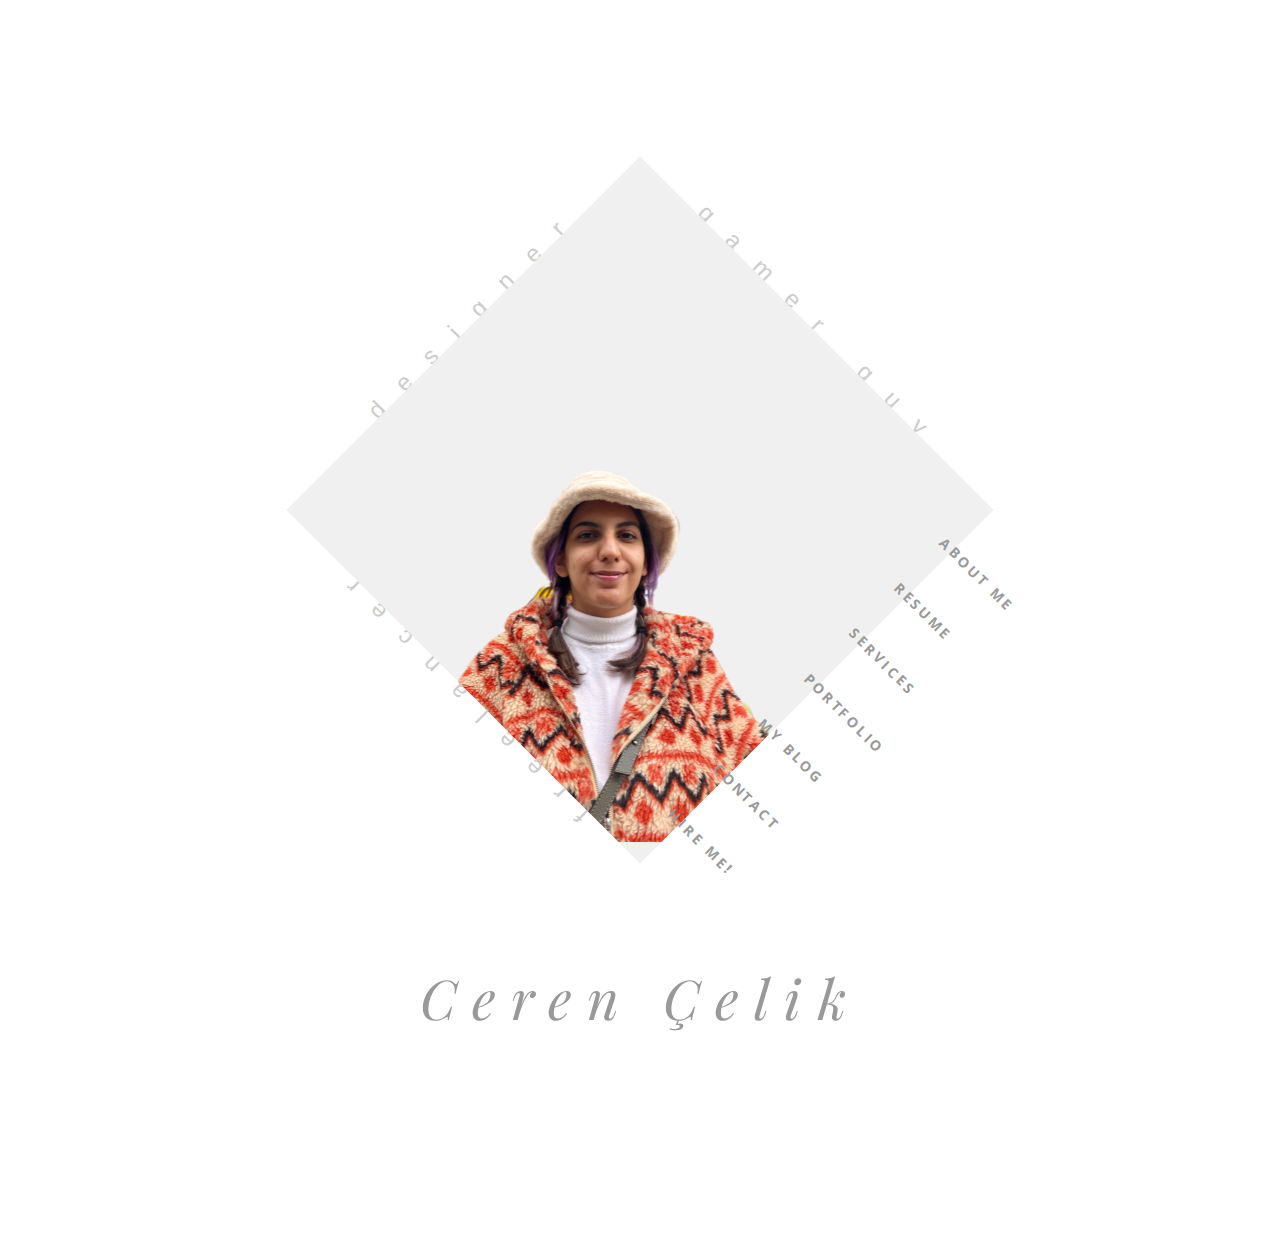
<file: index.html>
<!DOCTYPE html>
<html class='no-js'>

	<head>
		<meta charset="utf-8">
		<meta http-equiv="X-UA-Compatible" content="IE=edge">
		<meta name="viewport" content="width=device-width, initial-scale=1">
		<!-- The above 3 meta tags *must* come first in the head; any other head content must come *after* these tags -->
		<title>Symp - Responsive One Page VCard/Resume HTML Template</title>

		<!--[if lt IE 9]>
		  <script src="//html5shim.googlecode.com/svn/trunk/html5.js"></script>
		<![endif]-->
		<link rel='stylesheet' type='text/css' href='bootstrap/css/bootstrap.min.css'>
		<link rel='stylesheet' type='text/css' href='css/ionicons.min.css'>

		<link rel='stylesheet' type='text/css' href='css/owl.carousel.css'>
		<link rel='stylesheet' type='text/css' href='css/owl.theme.css'>
		<link rel='stylesheet' type='text/css' href='css/owl.transitions.css'>
		<link rel='stylesheet' type='text/css' href='css/magnific-popup.css'>
		<link rel='stylesheet' type='text/css' href='css/style.css'>
		<link rel='stylesheet' type='text/css' href='css/color-default.css'>


	</head>

	<body>
		<!--=============================================================================
			Preloader
		===============================================================================-->
		<div id='preloader'>
			<div class='loader'>
				<img src='img/load.gif' alt='symp'>
			</div>
		</div>
		<!--=============================================================================
			Main Wrapper
		===============================================================================-->
		<div id='wrapper'>
			<!--=============================================================================
				Front Section
			===============================================================================-->
			<section class='front-section'>

				<div class='container'>


					<div class='transition-mask'></div>


					<div class='front-person-img'>

						<!--person's image-->
						<img src='img/ceren2.png' alt='Symp'>
						<!--/person's image-->

					</div>

					<!--person's titles-->
					<div class='front-person-titles'>

						<!--title1-->
						<span class='t1'>
							Designer
						</span>
						<!--/title1-->

						<!--title2-->
						<span class='t2'>
							Gamer guy
						</span>
						<!--/title2-->

						<!--title3-->
						<span class='t3'>
							Freelancer
						</span>
						<!--/title3-->

					</div>
					<!--/person's titles-->

					<nav class='front-person-links'>

						<!--
							navigation links, data-section attribute points towards the section with id to be opened. 
						-->
						<ul>

							<li>
								<a href='#' data-section='about'>About Me</a>
							</li>

							<li>
								<a href='#' data-section='resume'>Resume</a>
							</li>

							<li>
								<a href='#' data-section='services'>Services</a>
							</li>

							<li>
								<a href='#' data-section='portfolio'>Portfolio</a>
							</li>

							<li>
								<a href='#' data-section='blog'>My Blog</a>
							</li>

							<li>
								<a href='#' data-section='contact'>Contact</a>
							</li>

							<li>
								<a href='#'>Hire Me!</a>
							</li>

						</ul>

					</nav>



					<div class='front-heading text-center'>

						<h2>
							Ceren Çelik
						</h2>



					</div>


				</div>

			</section>
			<!--=============================================================================
				/Front Section
			===============================================================================-->
			<!--=============================================================================
				About Section
			===============================================================================-->
			<section id='about' class='about-section section'>

				<div class='basic-info section-block'>

					<div class='container'>

						<div class='section-header text-center'>

							<h2>Basic Info About Me</h2>

							<!--divider-->
							<div class='divider-draft center'></div>
							<!--/divider-->


						</div>

						<div class='row'>

							<div class='col-md-4'>
								<div class='about-person-img'>

									<img src='img/a.png' alt='symp'>

								</div>

							</div>


							<div class='col-md-8 about-info'>




								<p>
									Lorem ipsum dolor sit amet, in quodsi vulputate pro. Ius illum vocent
									mediocritatem an,
									cum dicta iriure at. Ubique maluisset vel te, his dico vituperata ut.
									Pro ei phaedrum
									maluisset. Ex audire suavitate has, ei quodsi tacimates sapientem sed,
									pri zril ubique
									ut. Te cum tation munere noluisse. Enim torquatos ne pri, eum mollis
									salutandi corrumpit
									et, fugit apeirian duo ad. Ad oportere voluptatibus nec, sea ei civibus
									praesent. At
									timeam expetenda inciderint has. Invidunt constituto ne per, paulo
									omnium quaerendum his
									eu, cu congue consul cetero cum. Solet honestatis et eum. Lorem ipsum
									dolor sit amet, in
									quodsi vulputate pro. Ius illum vocent mediocritatem an, cum dicta
									iriure at. Ubique
									maluisset vel te, his dico vituperata ut. Pro ei phaedrum maluisset. Ex
									audire suavitate
									has, ei quodsi tacimates sapientem sed, pri zril ubique ut. Te cum
									tation munere
									noluisse. Enim torquatos ne pri, eum mollis salutandi corrumpit et,
									fugit apeirian duo
									ad.
								</p>

								<div class='clearfix'></div>


								<ul class='info-list'>

									<li>
										<div class='inner'>
											<h4>Name</h4>
											<p>Johny Doe</p>
										</div>
									</li>
									<li>
										<div class='inner'>
											<h4>Age</h4>
											<p>24 Years</p>
										</div>
									</li>
									<li>
										<div class='inner'>
											<h4>Website</h4>
											<p>example.com</p>
										</div>
									</li>
									<li>
										<div class='inner'>
											<h4>Hometown</h4>
											<p>Dokri</p>
										</div>
									</li>



								</ul>

								<a href='#' class='symp-btn'>Hire Me For Work</a>

								<a href='#' class='symp-btn link-btn'><i class='ion-ios-download'></i>Download
									Resume</a>

							</div>



						</div>




					</div>


				</div>

				<div class='about-icons section-block'>

					<div class='container'>

						<div class='row'>

							<div class='col-md-3'>
								<div class='service'>

									<div class='icon'>
										<i class='ion-ios-lightbulb'></i>
									</div>

									<div class='content'>

										<h4>Creative</h4>

										<p>
											Ut aboramus, numquam corpora qui naex. Dolore aliquando id duo,
											voluptua
											laboramus quo ad.
										</p>

									</div>

								</div>
							</div>

							<div class='col-md-3'>
								<div class='service'>

									<div class='icon'>
										<i class='ion-trophy'></i>
									</div>

									<div class='content'>

										<h4>Winner</h4>

										<p>
											Ut aboramus, numquam corpora qui naex. Dolore aliquando id duo,
											voluptua
											laboramus quo ad.
										</p>

									</div>

								</div>
							</div>

							<div class='col-md-3'>
								<div class='service'>

									<div class='icon'>
										<i class='ion-ios-glasses'></i>
									</div>

									<div class='content'>

										<h4>Smart</h4>

										<p>
											Ut aboramus, numquam corpora qui naex. Dolore aliquando id duo,
											voluptua
											laboramus quo ad.
										</p>

									</div>

								</div>
							</div>

							<div class='col-md-3'>
								<div class='service'>

									<div class='icon'>
										<i class='ion-ios-bolt'></i>
									</div>

									<div class='content'>

										<h4>Powerful</h4>

										<p>
											Ut aboramus, numquam corpora qui naex. Dolore aliquando id duo,
											voluptua
											laboramus quo ad.
										</p>

									</div>

								</div>
							</div>



							<div class='col-md-3'>
								<div class='service'>

									<div class='icon'>
										<i class='ion-help-buoy'></i>
									</div>

									<div class='content'>

										<h4>Helper</h4>

										<p>
											Ut aboramus, numquam corpora qui naex. Dolore aliquando id duo,
											voluptua
											laboramus quo ad.
										</p>

									</div>

								</div>
							</div>

							<div class='col-md-3'>
								<div class='service'>

									<div class='icon'>
										<i class='ion-happy'></i>
									</div>

									<div class='content'>

										<h4>Intelligent</h4>

										<p>
											Ut aboramus, numquam corpora qui naex. Dolore aliquando id duo,
											voluptua
											laboramus quo ad.
										</p>

									</div>

								</div>
							</div>

							<div class='col-md-3'>
								<div class='service'>

									<div class='icon'>
										<i class='ion-ios-game-controller-b'></i>
									</div>

									<div class='content'>

										<h4>Gamer</h4>

										<p>
											Ut aboramus, numquam corpora qui naex. Dolore aliquando id duo,
											voluptua
											laboramus quo ad.
										</p>

									</div>

								</div>
							</div>

							<div class='col-md-3'>
								<div class='service'>

									<div class='icon'>
										<i class='ion-ios-pulse-strong'></i>
									</div>

									<div class='content'>

										<h4>Healthy</h4>

										<p>
											Ut aboramus, numquam corpora qui naex. Dolore aliquando id duo,
											voluptua
											laboramus quo ad.
										</p>

									</div>

								</div>
							</div>




						</div>


					</div>
				</div>

				<div class='funfacts-block section-block'
					data-stellar-background-ratio='.2'>

					<div class='container'>

						<div class='row'>

							<div class='col-md-3 col-sm-6 funfact'>
								<div class='content'>
									<h4>243</h4>
									<p>Awards Won</p>
								</div>
							</div>

							<div class='col-md-3 col-sm-6 funfact'>
								<div class='content'>
									<h4>845</h4>
									<p>Happy Customers</p>
								</div>
							</div>

							<div class='col-md-3 col-sm-6 funfact'>
								<div class='content'>
									<h4>938</h4>
									<p>Projects Done</p>
								</div>
							</div>

							<div class='col-md-3 col-sm-6 funfact'>
								<div class='content'>
									<h4>342</h4>
									<p>Games Played</p>
								</div>
							</div>

						</div>

					</div>

				</div>

				<div class='testimonials-block section-block'>
					<div class='container'>

						<div class='section-header text-center'>

							<h2 class='animate text-over-block'>Testimonials</h2>


							<!--divider-->
							<div class='divider-draft center'></div>
							<!--/divider-->


						</div>

						<div class='row'>

							<div class='col-md-8 col-md-offset-2'>

								<div class='testimonials-slider'>

									<div class='testimonial'>
										<p>

											Ad optere volibus nec, sea ei civibus prasent. At timeam expetenda
											inciderint
											has. Invidunt constituto ne per, paulo omnium queum his eu, cu congue
											consul
											cetero. Invidunt constituto ne per, paulo omnium his eu, cu congue
											consul
											cetero.

										</p>

										<div class='author'>
											<h4>Jack Smith</h4>
											<p>CEO at Google</p>
										</div>
									</div>

									<div class='testimonial'>
										<p>
											Ad oportere voluptatibus nec, sea ei civibus praesent. At timeam
											expetenda
											inciderint has. Invidunt constituto ne per, paulo omnium quaerendum
											his eu, cu
											congue consul cetero. Invidunt constituto ne per, paulo omnium
											quaerendum his
											eu, cu congue consul cetero.
										</p>

										<div class='author'>
											<h4>Jessica Smith</h4>
											<p>CEO at Google</p>
										</div>
									</div>

									<div class='testimonial'>
										<p>
											Ad oportere voluptatibus nec, sea ei civibus praesent. At timeam
											expetenda
											inciderint has. Invidunt constituto ne per, paulo omnium quaerendum
											his eu, cu
											congue consul cetero. Invidunt constituto ne per, paulo omnium
											quaerendum his
											eu, cu congue consul cetero.
										</p>

										<div class='author'>
											<h4>Jim Smith</h4>
											<p>CEO at Google</p>
										</div>
									</div>




								</div>

							</div>

						</div>

					</div>
				</div>

				<div class='footer bg-lightgray section-block'>

					<div class='container'>

						<div class='row'>

							<div class='col-xs-6 text-left'>
								<h4>Johny Doe</h4>
							</div>

							<div class='col-xs-6 text-right'>
								<ul class='footer-social'>
									<li>
										<a href='#'>
											<i class='ion-social-facebook'></i>
										</a>
									</li>
									<li>
										<a href='#'>
											<i class='ion-social-twitter'></i>
										</a>
									</li>
									<li>
										<a href='#'>
											<i class='ion-social-pinterest'></i>
										</a>
									</li>
									<li>
										<a href='#'>
											<i class='ion-social-dribbble'></i>
										</a>
									</li>
								</ul>
							</div>

						</div>


					</div>

				</div>


			</section>
			<!--=============================================================================
				/About Section
			===============================================================================-->
			<!--=============================================================================
				Resume Section
			===============================================================================-->
			<section id='resume' class='resume-section section'>

				<div class='container'>
					<div class='row'>
						<div class='col-md-6 col-md-offset-3'>
							<div class='section-header text-center'>

								<h2 class='animate text-over-block'>My Resume</h2>

								<!--divider-->
								<div class='divider-draft center'></div>
								<!--/divider-->


							</div>
						</div>
					</div>
				</div>

				<div class='timeline-block section-block'>
					<div class='container'>
						<ul class='timeline'>

							<li class='timeline-header'>
								<h4>Education</h4>
							</li>

							<li>

								<div class='timeline-desc'>

									<h4>2005-2007</h4>

								</div>

								<div class='timeline-content'>

									<h4>Masters Degree</h4>
									<span>@CSS College Larkana</span>

									<p>
										Consul latine iudicabit eu vel. Cu has animal eruditi voluptatibus. Eu
										volumus
										explicari sed. Mel mutat vituperata suscipiantur et, et fabellas
										explicari
										adipiscing quo.
									</p>

								</div>

							</li>

							<li class='inverse'>

								<div class='timeline-desc'>

									<h4>2005-2007</h4>

								</div>

								<div class='timeline-content'>

									<h4>Masters Degree</h4>
									<span>@CSS College Larkana</span>

									<p>
										Consul latine iudicabit eu vel. Cu has animal eruditi voluptatibus. Eu
										volumus
										explicari sed. Mel mutat vituperata suscipiantur et, et fabellas
										explicari
										adipiscing quo.
									</p>

								</div>

							</li>

							<li>

								<div class='timeline-desc'>

									<h4>2005-2007</h4>

								</div>

								<div class='timeline-content'>

									<h4>Masters Degree</h4>
									<span>@CSS College Larkana</span>

									<p>
										Consul latine iudicabit eu vel. Cu has animal eruditi voluptatibus. Eu
										volumus
										explicari sed. Mel mutat vituperata suscipiantur et, et fabellas
										explicari
										adipiscing quo.
									</p>

								</div>

							</li>


							<li class='timeline-header'>
								<h4>Experience</h4>
							</li>


							<li>

								<div class='timeline-desc'>

									<h4>2005-2007</h4>

								</div>

								<div class='timeline-content'>

									<h4>Web Designer</h4>
									<span>@Themeforest</span>

									<p>
										Consul latine iudicabit eu vel. Cu has animal eruditi voluptatibus. Eu
										volumus
										explicari sed. Mel mutat vituperata suscipiantur et, et fabellas
										explicari
										adipiscing quo.
									</p>

								</div>

							</li>

							<li class='inverse'>

								<div class='timeline-desc'>

									<h4>2005-2007</h4>

								</div>

								<div class='timeline-content'>

									<h4>Web Developer</h4>
									<span>@CodeCanyon</span>

									<p>
										Consul latine iudicabit eu vel. Cu has animal eruditi voluptatibus. Eu
										volumus
										explicari sed. Mel mutat vituperata suscipiantur et, et fabellas
										explicari
										adipiscing quo.
									</p>

								</div>

							</li>

							<li>

								<div class='timeline-desc'>

									<h4>2005-2007</h4>

								</div>

								<div class='timeline-content'>

									<h4>Blogger</h4>
									<span>@blogspot</span>

									<p>
										Consul latine iudicabit eu vel. Cu has animal eruditi voluptatibus. Eu
										volumus
										explicari sed. Mel mutat vituperata suscipiantur et, et fabellas
										explicari
										adipiscing quo.
									</p>

								</div>

							</li>


						</ul>
					</div>
				</div>

				<div class='hobbies-block bg-lightgray section-block'>
					<div class='container'>

						<div class='section-header text-center'>
							<h2 class='animate text-over-block'>My Hobbies</h2>
							<!--divider-->
							<div class='divider-draft center'></div>
							<!--/divider-->
						</div>

						<div class='row'>

							<div class='col-md-2 col-sm-4 col-xs-6'>

								<div class='hobby'>

									<div class='icon'>
										<i class='ion-ios-game-controller-b'></i>
									</div>

									<h4>Gaming</h4>

								</div>

							</div>

							<div class='col-md-2 col-sm-4 col-xs-6'>

								<div class='hobby'>

									<div class='icon'>
										<i class='ion-ios-book'></i>
									</div>

									<h4>Reading</h4>

								</div>

							</div>

							<div class='col-md-2 col-sm-4 col-xs-6'>

								<div class='hobby'>

									<div class='icon'>
										<i class='ion-ios-chatboxes'></i>
									</div>

									<h4>Chat</h4>

								</div>

							</div>

							<div class='col-md-2 col-sm-4 col-xs-6'>

								<div class='hobby'>

									<div class='icon'>
										<i class='ion-ios-musical-notes'></i>
									</div>

									<h4>Music</h4>

								</div>

							</div>

							<div class='col-md-2 col-sm-4 col-xs-6'>

								<div class='hobby'>

									<div class='icon'>
										<i class='ion-beer'></i>
									</div>

									<h4>Drinking</h4>

								</div>

							</div>

							<div class='col-md-2 col-sm-4 col-xs-6'>

								<div class='hobby'>

									<div class='icon'>
										<i class='ion-ios-football'></i>
									</div>

									<h4>Football</h4>

								</div>

							</div>



						</div>



					</div>
				</div>

				<div class='skills-block section-block'>

					<div class='container'>

						<div class='section-header text-center'>
							<h2 class='animate text-over-block'>My Skills</h2>

							<!--divider-->
							<div class='divider-draft center'></div>
							<!--/divider-->

						</div>


						<div class='row'>

							<div class='col-md-6'>

								<div class='skill'>

									<h4>HTML/CSS</h4>

									<div class='skill-bar' data-percent='90'>
										<div class='bar'>
											<div class='percent'>90%</div>
										</div>
									</div>

								</div>

								<div class='skill'>

									<h4>php</h4>

									<div class='skill-bar' data-percent='70'>
										<div class='bar'>
											<div class='percent'>70%</div>
										</div>
									</div>

								</div>

								<div class='skill'>

									<h4>HTML/CSS</h4>

									<div class='skill-bar' data-percent='90'>
										<div class='bar'>
											<div class='percent'>90%</div>
										</div>
									</div>

								</div>



							</div>

							<div class='col-md-6'>

								<div class='skill'>

									<h4>VB</h4>

									<div class='skill-bar' data-percent='90'>
										<div class='bar'>
											<div class='percent'>90%</div>
										</div>
									</div>

								</div>

								<div class='skill'>

									<h4>Wordpress</h4>

									<div class='skill-bar' data-percent='85'>
										<div class='bar'>
											<div class='percent'>85%</div>
										</div>
									</div>

								</div>

								<div class='skill'>

									<h4>SEO</h4>

									<div class='skill-bar' data-percent='95'>
										<div class='bar'>
											<div class='percent'>95%</div>
										</div>
									</div>

								</div>



							</div>



						</div>

					</div>

				</div>

				<div class='footer bg-lightgray section-block'>

					<div class='container'>

						<div class='row'>

							<div class='col-xs-6 text-left'>
								<h4>Johny Doe</h4>
							</div>

							<div class='col-xs-6 text-right'>
								<ul class='footer-social'>
									<li>
										<a href='#'>
											<i class='ion-social-facebook'></i>
										</a>
									</li>
									<li>
										<a href='#'>
											<i class='ion-social-twitter'></i>
										</a>
									</li>
									<li>
										<a href='#'>
											<i class='ion-social-pinterest'></i>
										</a>
									</li>
									<li>
										<a href='#'>
											<i class='ion-social-dribbble'></i>
										</a>
									</li>
								</ul>
							</div>

						</div>


					</div>

				</div>


			</section>
			<!--=============================================================================
				/Resume Section
			===============================================================================-->
			<!--=============================================================================
				Services Section
			===============================================================================-->
			<section id='services' class='services-section section'>

				<div class='container'>
					<div class='row'>
						<div class='col-md-6 col-md-offset-3'>
							<div class='section-header main-title text-center'>

								<h2 class='animate text-over-block'>My Services</h2>

								<!--divider-->
								<div class='divider-draft center'></div>
								<!--/divider-->

								<p>
									I provide <b>high quality</b> services. My services that I provide are
									listed below.
									Hope you will like them. Lorem ipsum dolor.
								</p>

							</div>
						</div>
					</div>
				</div>

				<div class='services-block section-block'>

					<div class='container'>

						<div class='row'>

							<div class='col-md-3'>
								<div class='service'>
									<div class='icon'>
										<i class='ion-ios-camera'></i>
									</div>

									<div class='content'>

										<h4>Photography</h4>

										<p>
											Ut aboramus, numquam corpora qui naex. Dolore aliquando id duo,
											voluptua
											laboramus quo ad.
										</p>

									</div>
								</div>
							</div>

							<div class='col-md-3'>
								<div class='service'>
									<div class='icon'>
										<i class='ion-code'></i>
									</div>

									<div class='content'>

										<h4>Coding</h4>

										<p>
											Ut aboramus, numquam corpora qui naex. Dolore aliquando id duo,
											voluptua
											laboramus quo ad.
										</p>

									</div>
								</div>
							</div>

							<div class='col-md-3'>
								<div class='service'>
									<div class='icon'>
										<i class='ion-ios-lightbulb'></i>
									</div>

									<div class='content'>

										<h4>Creativity</h4>

										<p>
											Ut aboramus, numquam corpora qui naex. Dolore aliquando id duo,
											voluptua
											laboramus quo ad.
										</p>

									</div>
								</div>
							</div>

							<div class='col-md-3'>
								<div class='service'>
									<div class='icon'>
										<i class='ion-ios-monitor'></i>
									</div>

									<div class='content'>

										<h4>Web Design</h4>

										<p>
											Ut aboramus, numquam corpora qui naex. Dolore aliquando id duo,
											voluptua
											laboramus quo ad.
										</p>

									</div>
								</div>
							</div>

						</div>

						<div class='row'>

							<div class='col-md-3'>
								<div class='service'>
									<div class='icon'>
										<i class='ion-ios-camera'></i>
									</div>

									<div class='content'>

										<h4>Photography</h4>

										<p>
											Ut aboramus, numquam corpora qui naex. Dolore aliquando id duo,
											voluptua
											laboramus quo ad.
										</p>

									</div>
								</div>
							</div>

							<div class='col-md-3'>
								<div class='service'>
									<div class='icon'>
										<i class='ion-code'></i>
									</div>

									<div class='content'>

										<h4>Coding</h4>

										<p>
											Ut aboramus, numquam corpora qui naex. Dolore aliquando id duo,
											voluptua
											laboramus quo ad.
										</p>

									</div>
								</div>
							</div>

							<div class='col-md-3'>
								<div class='service'>
									<div class='icon'>
										<i class='ion-ios-lightbulb'></i>
									</div>

									<div class='content'>

										<h4>Creativity</h4>

										<p>
											Ut aboramus, numquam corpora qui naex. Dolore aliquando id duo,
											voluptua
											laboramus quo ad.
										</p>

									</div>
								</div>
							</div>

							<div class='col-md-3'>
								<div class='service'>
									<div class='icon'>
										<i class='ion-ios-monitor'></i>
									</div>

									<div class='content'>

										<h4>Web Design</h4>

										<p>
											Ut aboramus, numquam corpora qui naex. Dolore aliquando id duo,
											voluptua
											laboramus quo ad.
										</p>

									</div>
								</div>
							</div>

						</div>

					</div>

				</div>

				<div class='pricing-block section-block'>
					<div class='container'>

						<div class='section-header text-center'>
							<h2 class='animate text-over-block'>Pricing</h2>
							<!--divider-->
							<div class='divider-draft center'></div>
							<!--/divider-->
							<p>
								How much I charge
							</p>
						</div>

						<div class='row'>

							<div class='col-md-4 text-center'>

								<div class='pricing-table'>

									<div class='header'>

										<h4>Personal</h4>

										<div class='price'>
											<span class='currency'>$</span>
											<span class='amount'>29</span>
											<span class='period'>/mo</span>
										</div>


									</div>

									<ul class='table-items'>

										<li>
											Logo Design
										</li>
										<li>
											PSD to HTML
										</li>
										<li>
											Fixed to Responsive
										</li>
										<li>
											App Development
										</li>
										<li>
											Photography
										</li>

									</ul>

									<a href='#' class='table-btn'>
										Choose This
									</a>

								</div>

							</div>

							<div class='col-md-4 text-center'>

								<div class='pricing-table'>

									<div class='header'>

										<h4>Creative</h4>

										<div class='price'>
											<span class='currency'>$</span>
											<span class='amount'>39</span>
											<span class='period'>/mo</span>
										</div>

									</div>

									<ul class='table-items'>

										<li>
											Logo Design
										</li>
										<li>
											PSD to HTML
										</li>
										<li>
											Fixed to Responsive
										</li>
										<li>
											App Development
										</li>
										<li>
											Photography
										</li>

									</ul>

									<a href='#' class='table-btn'>
										Choose This
									</a>

								</div>

							</div>

							<div class='col-md-4 text-center'>

								<div class='pricing-table'>

									<div class='header'>

										<h4>Ultimate</h4>

										<div class='price'>
											<span class='currency'>$</span>
											<span class='amount'>42</span>
											<span class='period'>/mo</span>
										</div>


									</div>

									<ul class='table-items'>

										<li>
											Logo Design
										</li>
										<li>
											PSD to HTML
										</li>
										<li>
											Fixed to Responsive
										</li>
										<li>
											App Development
										</li>
										<li>
											Photography
										</li>

									</ul>

									<a href='#' class='table-btn'>
										Choose This
									</a>

								</div>

							</div>

						</div>

					</div>
				</div>

				<div class='process-block bg-lightgray section-block'>
					<div class='container'>

						<div class='section-header text-center'>
							<h2>Work Process</h2>
							<!--divider-->
							<div class='divider-draft center'></div>
							<!--/divider-->
						</div>

						<div class='row'>

							<div class='col-md-3'>

								<div class='process'>

									<div class='number'>
										<span>01</span>
									</div>

									<div class='content'>

										<h4>Design</h4>

										<p>
											Lorem ipsum dolor sit amet is simply a dummy text used by typeset
											industries.
											Lorem ipsum dolor.
										</p>

									</div>

								</div>

							</div>

							<div class='col-md-3'>

								<div class='process'>

									<div class='number'>
										<span>02</span>
									</div>

									<div class='content'>

										<h4>Develop</h4>

										<p>
											Lorem ipsum dolor sit amet is simply a dummy text used by typeset
											industries.
											Lorem ipsum dolor.
										</p>

									</div>

								</div>

							</div>

							<div class='col-md-3'>

								<div class='process'>

									<div class='number'>
										<span>03</span>
									</div>

									<div class='content'>

										<h4>Publish</h4>

										<p>
											Lorem ipsum dolor sit amet is simply a dummy text used by typeset
											industries.
											Lorem ipsum dolor.
										</p>

									</div>

								</div>

							</div>

							<div class='col-md-3'>

								<div class='process last'>

									<div class='number'>
										<span>04</span>
									</div>

									<div class='content'>

										<h4>Enjoy</h4>

										<p>
											Lorem ipsum dolor sit amet is simply a dummy text used by typeset
											industries.
											Lorem ipsum dolor.
										</p>

									</div>

								</div>

							</div>



						</div>

					</div>
				</div>

				<div class='testimonials-block section-block'>
					<div class='container'>

						<div class='section-header text-center'>

							<h2 class='animate text-over-block'>Testimonials</h2>

							<!--divider-->
							<div class='divider-draft center'></div>
							<!--/divider-->


						</div>

						<div class='row'>

							<div class='col-md-8 col-md-offset-2'>

								<div class='testimonials-slider'>

									<div class='testimonial'>
										<p>
											Ad oportere voluptatibus nec, sea ei civibus praesent. At timeam
											expetenda
											inciderint has. Invidunt constituto ne per, paulo omnium quaerendum
											his eu, cu
											congue consul cetero. Invidunt constituto ne per, paulo omnium
											quaerendum his
											eu, cu congue consul cetero.
										</p>

										<div class='author'>
											<h4>Jack Smith</h4>
											<p>CEO at Google</p>
										</div>
									</div>

									<div class='testimonial'>
										<p>
											Ad oportere voluptatibus nec, sea ei civibus praesent. At timeam
											expetenda
											inciderint has. Invidunt constituto ne per, paulo omnium quaerendum
											his eu, cu
											congue consul cetero. Invidunt constituto ne per, paulo omnium
											quaerendum his
											eu, cu congue consul cetero.
										</p>

										<div class='author'>
											<h4>Jessica Smith</h4>
											<p>CEO at Google</p>
										</div>
									</div>

									<div class='testimonial'>
										<p>
											Ad oportere voluptatibus nec, sea ei civibus praesent. At timeam
											expetenda
											inciderint has. Invidunt constituto ne per, paulo omnium quaerendum
											his eu, cu
											congue consul cetero. Invidunt constituto ne per, paulo omnium
											quaerendum his
											eu, cu congue consul cetero.
										</p>

										<div class='author'>
											<h4>Jim Smith</h4>
											<p>CEO at Google</p>
										</div>
									</div>




								</div>

							</div>

						</div>

					</div>
				</div>

				<div class='footer bg-lightgray section-block'>

					<div class='container'>

						<div class='row'>

							<div class='col-xs-6 text-left'>
								<h4>Johny Doe</h4>
							</div>

							<div class='col-xs-6 text-right'>
								<ul class='footer-social'>
									<li>
										<a href='#'>
											<i class='ion-social-facebook'></i>
										</a>
									</li>
									<li>
										<a href='#'>
											<i class='ion-social-twitter'></i>
										</a>
									</li>
									<li>
										<a href='#'>
											<i class='ion-social-pinterest'></i>
										</a>
									</li>
									<li>
										<a href='#'>
											<i class='ion-social-dribbble'></i>
										</a>
									</li>
								</ul>
							</div>

						</div>


					</div>

				</div>


			</section>
			<!--=============================================================================
				/Services Section
			===============================================================================-->
			<!--=============================================================================
				Portfolio Section
			===============================================================================-->
			<section id='portfolio' class='portfolio-section section'>

				<div class='portfolio-block section-block'>

					<div class='container'>

						<div class='row'>
							<div class='col-md-6 col-md-offset-3'>

								<div class='section-header text-center'>

									<h2 class='animate text-over-block'>Portfolio</h2>

									<!--divider-->
									<div class='divider-draft center'></div>
									<!--/divider-->

									<p>
										Check out my works. Lorem ipsum dolor sit amet is simply a dummy text.
										Lorem ipsum
										dolor sit amet.
									</p>

								</div>

							</div>
						</div>

						<div id='portfolio-filters'>
							<ul>
								<li>
									<a href='#' data-group='all' class='active'>All</a>
								</li>
								<li>
									<a href='#' data-group='web'>Web</a>
								</li>
								<li>
									<a href='#' data-group='tech'>Tech</a>
								</li>
								<li>
									<a href='#' data-group='photography'>Photography</a>
								</li>
							</ul>
						</div>

						<div id='portfolio-grid' class='portfolio-items'>

							<div class='item' data-groups='[" all"," web"," photography"]'>
								<div class='inner'>

									<img alt='symp' src='img/portfolio/1.jpg'>

									<div class='caption'>

										<div class='caption-inner'>

											<h4>Project Title</h4>

											<ul class='links'>

												<li>
													<a href='work.html'>
														<i class='ion-ios-plus-empty'></i>
													</a>
												</li>

												<li>
													<a href='img/portfolio/1.jpg' class='image-link'>
														<i class='ion-ios-search'></i>
													</a>
												</li>

											</ul>

										</div>


									</div>

								</div>
							</div>

							<div class='item' data-groups='[" all"," photography"," tech"]'>
								<div class='inner'>

									<img alt='symp' src='img/portfolio/2.jpg'>

									<div class='caption'>

										<div class='caption-inner'>

											<h4>Project Title</h4>

											<ul class='links'>

												<li>
													<a href='work.html'>
														<i class='ion-ios-plus-empty'></i>
													</a>
												</li>

												<li>
													<a href='img/portfolio/2.jpg' class='image-link'>
														<i class='ion-ios-search'></i>
													</a>
												</li>

											</ul>

										</div>


									</div>

								</div>
							</div>

							<div class='item' data-groups='[" all"," web"," tech"]'>
								<div class='inner'>

									<img alt='symp' src='img/portfolio/3.jpg'>

									<div class='caption'>

										<div class='caption-inner'>

											<h4>Project Title</h4>

											<ul class='links'>

												<li>
													<a href='work.html'>
														<i class='ion-ios-plus-empty'></i>
													</a>
												</li>

												<li>
													<a href='img/portfolio/3.jpg' class='image-link'>
														<i class='ion-ios-search'></i>
													</a>
												</li>

											</ul>

										</div>


									</div>

								</div>
							</div>

							<div class='item' data-groups='[" all"," web"]'>
								<div class='inner'>

									<img alt='symp' src='img/portfolio/4.jpg'>

									<div class='caption'>

										<div class='caption-inner'>

											<h4>Project Title</h4>

											<ul class='links'>

												<li>
													<a href='work.html'>
														<i class='ion-ios-plus-empty'></i>
													</a>
												</li>

												<li>
													<a href='img/portfolio/4.jpg' class='image-link'>
														<i class='ion-ios-search'></i>
													</a>
												</li>

											</ul>

										</div>


									</div>

								</div>
							</div>

							<div class='item' data-groups='[" all"," tech"]'>
								<div class='inner'>

									<img alt='symp' src='img/portfolio/5.jpg'>

									<div class='caption'>

										<div class='caption-inner'>

											<h4>Project Title</h4>

											<ul class='links'>

												<li>
													<a href='work.html'>
														<i class='ion-ios-plus-empty'></i>
													</a>
												</li>

												<li>
													<a href='img/portfolio/5.jpg' class='image-link'>
														<i class='ion-ios-search'></i>
													</a>
												</li>

											</ul>

										</div>


									</div>

								</div>
							</div>

							<div class='item' data-groups='[" all"," photography"]'>
								<div class='inner'>

									<img alt='symp' src='img/portfolio/6.jpg'>

									<div class='caption'>

										<div class='caption-inner'>

											<h4>Project Title</h4>

											<ul class='links'>

												<li>
													<a href='work.html'>
														<i class='ion-ios-plus-empty'></i>
													</a>
												</li>

												<li>
													<a href='img/portfolio/6.jpg' class='image-link'>
														<i class='ion-ios-search'></i>
													</a>
												</li>

											</ul>

										</div>


									</div>

								</div>
							</div>

							<div class='item' data-groups='[" all"," web"]'>
								<div class='inner'>

									<img alt='symp' src='img/portfolio/7.jpg'>

									<div class='caption'>

										<div class='caption-inner'>

											<h4>Project Title</h4>

											<ul class='links'>

												<li>
													<a href='work.html'>
														<i class='ion-ios-plus-empty'></i>
													</a>
												</li>

												<li>
													<a href='img/portfolio/7.jpg' class='image-link'>
														<i class='ion-ios-search'></i>
													</a>
												</li>

											</ul>

										</div>


									</div>

								</div>
							</div>

							<div class='item' data-groups='[" all"," tech"]'>
								<div class='inner'>

									<img alt='symp' src='img/portfolio/8.jpg'>

									<div class='caption'>

										<div class='caption-inner'>

											<h4>Project Title</h4>

											<ul class='links'>

												<li>
													<a href='work.html'>
														<i class='ion-ios-plus-empty'></i>
													</a>
												</li>

												<li>
													<a href='img/portfolio/8.jpg' class='image-link'>
														<i class='ion-ios-search'></i>
													</a>
												</li>

											</ul>

										</div>


									</div>

								</div>
							</div>

							<div class='item' data-groups='[" all"," photography"]'>
								<div class='inner'>

									<img alt='symp' src='img/portfolio/9.jpg'>

									<div class='caption'>

										<div class='caption-inner'>

											<h4>Project Title</h4>

											<ul class='links'>

												<li>
													<a href='work.html'>
														<i class='ion-ios-plus-empty'></i>
													</a>
												</li>

												<li>
													<a href='img/portfolio/9.jpg' class='image-link'>
														<i class='ion-ios-search'></i>
													</a>
												</li>

											</ul>

										</div>


									</div>

								</div>
							</div>



						</div>

					</div>

				</div>

				<div class='footer bg-lightgray section-block'>

					<div class='container'>

						<div class='row'>

							<div class='col-xs-6 text-left'>
								<h4>Johny Doe</h4>
							</div>

							<div class='col-xs-6 text-right'>
								<ul class='footer-social'>
									<li>
										<a href='#'>
											<i class='ion-social-facebook'></i>
										</a>
									</li>
									<li>
										<a href='#'>
											<i class='ion-social-twitter'></i>
										</a>
									</li>
									<li>
										<a href='#'>
											<i class='ion-social-pinterest'></i>
										</a>
									</li>
									<li>
										<a href='#'>
											<i class='ion-social-dribbble'></i>
										</a>
									</li>
								</ul>
							</div>

						</div>


					</div>

				</div>

			</section>
			<!--=============================================================================
				/Portfolio Section
			===============================================================================-->
			<!--=============================================================================
				Blog Section
			===============================================================================-->
			<section id='blog' class='blog-section section'>

				<div class='container'>

					<div class='row'>

						<div class='col-md-6 col-md-offset-3'>
							<div class='section-header text-center'>

								<h2>My Blog</h2>

								<!--divider-->
								<div class='divider-draft center'></div>
								<!--/divider-->

								<p>
									This is my blog where my thoughts live. Check it out to know more about
									me. Lorem ipsum
									dolor sit amet.
								</p>

							</div>
						</div>

					</div>

				</div>

				<div class='posts-block section-block'>

					<div class='container'>

						<div class='row'>

							<div class='col-md-8'>

								<div class='post'>

									<div class='media'>
										<img alt='symp' src='img/bg2.jpg'>
									</div>

									<div class='content'>

										<h4>
											<a href='post.html'>
												Simple Post With Image
											</a>
										</h4>

										<ul class='post-icons'>

											<li>
												<i class='ion-ios-person'></i>
												<span>Johny Doe</span>
											</li>

											<li>
												<i class='ion-ios-clock'></i>
												<span>14 June 2015</span>
											</li>

											<li>
												<i class='ion-ios-chatbubble'></i>
												<span>5</span>
											</li>



										</ul>

										<p>
											Cu illud lorem putent vel. Eum in movet nostrum referrentur. His ne
											tantas
											tractatos. Sit eu saperet antiopam scripserit. Ei albucius
											consequuntur sea, no
											nominavi fabellas phaedrum his....
										</p>

										<a href='post.html' class='read-more'>
											Read More
											<i class='ion-ios-arrow-thin-right'></i>
										</a>

									</div>

								</div>

								<div class='post'>

									<div class='media'>
										<img alt='symp' src='img/bg2.jpg'>
									</div>

									<div class='content'>

										<h4>
											<a href='post.html'>
												Simple Post With Image
											</a>
										</h4>

										<ul class='post-icons'>

											<li>
												<i class='ion-ios-person'></i>
												<span>Johny Doe</span>
											</li>

											<li>
												<i class='ion-ios-clock'></i>
												<span>14 June 2015</span>
											</li>

											<li>
												<i class='ion-ios-chatbubble'></i>
												<span>5</span>
											</li>



										</ul>

										<p>
											Cu illud lorem putent vel. Eum in movet nostrum referrentur. His ne
											tantas
											tractatos. Sit eu saperet antiopam scripserit. Ei albucius
											consequuntur sea, no
											nominavi fabellas phaedrum his....
										</p>

										<a href='post.html' class='read-more'>
											Read More
											<i class='ion-ios-arrow-thin-right'></i>
										</a>

									</div>

								</div>

								<div class='post'>

									<div class='media'>
										<img alt='symp' src='img/bg2.jpg'>
									</div>

									<div class='content'>

										<h4>
											<a href='post.html'>
												Simple Post With Image
											</a>
										</h4>

										<ul class='post-icons'>

											<li>
												<i class='ion-ios-person'></i>
												<span>Johny Doe</span>
											</li>

											<li>
												<i class='ion-ios-clock'></i>
												<span>14 June 2015</span>
											</li>

											<li>
												<i class='ion-ios-chatbubble'></i>
												<span>5</span>
											</li>



										</ul>

										<p>
											Cu illud lorem putent vel. Eum in movet nostrum referrentur. His ne
											tantas
											tractatos. Sit eu saperet antiopam scripserit. Ei albucius
											consequuntur sea, no
											nominavi fabellas phaedrum his....
										</p>

										<a href='post.html' class='read-more'>
											Read More
											<i class='ion-ios-arrow-thin-right'></i>
										</a>

									</div>

								</div>

								<div class='post-more'>
									<a href='#' class='more-link'>
										Load More
									</a>
								</div>

							</div>

							<div class='col-md-4'>

								<div class='sidebar'>

									<div class='sidebar-widget'>

										<div class='search-box'>

											<input type='text' placeholder='Search' class='search-input'>

											<a class='search-btn' href='#'>
												<i class='ion-ios-search'></i>
											</a>

										</div>

									</div>

									<div class='sidebar-widget'>
										<div class='categories-widget'>

											<div class='widget-header'>
												<h4>
													<i class='ion-ios-folder'></i> Categories
												</h4>
											</div>

											<ul class='sidebar-list'>

												<li>
													<a href='#'>Web Design</a>
												</li>

												<li>
													<a href='#'>Travel</a>
												</li>

												<li>
													<a href='#'>Life Style</a>
												</li>

												<li>
													<a href='#'>Photography</a>
												</li>

												<li>
													<a href='#'>Technology</a>
												</li>



											</ul>

										</div>
									</div>

									<div class='sidebar-widget'>

										<div class='widget-header'>
											<h4>
												<i class='ion-document'></i>
												Recent Posts
											</h4>
										</div>


										<ul class='sidebar-list'>

											<li>
												<a href='#'>
													Your Recent Post's Title. Lorem ipsum dolor sit amet is simply a
													dummy
													text.
												</a>
											</li>

											<li>
												<a href='#'>
													Your Recent Post's Title. Lorem ipsum dolor sit amet is simply a
													dummy
													text.
												</a>
											</li>

											<li>
												<a href='#'>
													Your Recent Post's Title. Lorem ipsum dolor sit amet is simply a
													dummy
													text.
												</a>
											</li>

											<li>
												<a href='#'>
													Your Recent Post's Title. Lorem ipsum dolor sit amet is simply a
													dummy
													text.
												</a>
											</li>



										</ul>


									</div>

									<div class='sidebar-widget'>
										<div class='widget-header'>

											<h4>
												<i class='ion-archive'></i>
												Archives
											</h4>

											<ul class='sidebar-list'>

												<li>
													<a href='#'>
														June (14)
													</a>
												</li>

												<li>
													<a href='#'>
														July (10)
													</a>
												</li>

												<li>
													<a href='#'>
														August(6)
													</a>
												</li>


												<li>
													<a href='#'>
														September(7)
													</a>
												</li>



											</ul>

										</div>
									</div>

									<div class='sidebar-widget'>
										<div class='widget-header'>
											<h4>
												<i class='ion-ios-pricetag'></i>
												Tags
											</h4>
										</div>

										<ul class='sidebar-list list-inline'>
											<li>
												<a href='#'>Design</a>
											</li>
											<li>
												<a href='#'>Tech</a>
											</li>
											<li>
												<a href='#'>Web</a>
											</li>
											<li>
												<a href='#'>Modern</a>
											</li>
											<li>
												<a href='#'>Photography</a>
											</li>
											<li>
												<a href='#'>Life</a>
											</li>
											<li>
												<a href='#'>App</a>
											</li>
											<li>
												<a href='#'>Template</a>
											</li>

										</ul>

									</div>

								</div>

							</div>


						</div>

					</div>

				</div>


				<div class='footer bg-lightgray section-block'>

					<div class='container'>

						<div class='row'>

							<div class='col-xs-6 text-left'>
								<h4>Johny Doe</h4>
							</div>

							<div class='col-xs-6 text-right'>
								<ul class='footer-social'>
									<li>
										<a href='#'>
											<i class='ion-social-facebook'></i>
										</a>
									</li>
									<li>
										<a href='#'>
											<i class='ion-social-twitter'></i>
										</a>
									</li>
									<li>
										<a href='#'>
											<i class='ion-social-pinterest'></i>
										</a>
									</li>
									<li>
										<a href='#'>
											<i class='ion-social-dribbble'></i>
										</a>
									</li>
								</ul>
							</div>

						</div>


					</div>

				</div>


			</section>
			<!--=============================================================================
				/Blog Section
			===============================================================================-->
			<!--=============================================================================
				Contact Section
			===============================================================================-->
			<section id='contact' class='contact-section section'>

				<div class='contact-block section-block'>
					<div class='container'>
						<div class='row'>
							<div class='col-md-6 col-md-offset-3'>

								<div class='section-header text-center'>
									<h2 class='animate text-over-block'>Contact Me</h2>
									<!--divider-->
									<div class='divider-draft center'></div>
									<!--/divider-->
									<p>
										I'm available for freelancing. If you want something to be built or
										just to say hi,
										feel free to shoot me a message.
									</p>
								</div>

							</div>
						</div>

						<div class='row'>
							<div class='col-md-8 col-md-offset-2'>

								<form id='contact-form' class='contact-form' action='mail.php'
									method='post'
									data-toggle='validator'>

									<div id='contact-form-result'></div>

									<div class='row'>

										<div class='col-md-6'>

											<div class='form-group'>
												<input type='text' class='form-control' placeholder='Name' required>
												<div class='help-block with-errors'></div>
											</div>

										</div>

										<div class='col-md-6'>
											<div class='form-group'>
												<input type='email' class='form-control' placeholder='Email'
													required>

												<div class='help-block with-errors'></div>

											</div>
										</div>

									</div>

									<div class='row'>

										<div class='col-md-6'>
											<div class='form-group'>
												<input type='text' class='form-control' placeholder='Phone'
													required>
												<div class='help-block with-errors'></div>

											</div>
										</div>

										<div class='col-md-6'>
											<div class='form-group'>
												<input type='text' class='form-control' placeholder='Website'
													required>
												<div class='help-block with-errors'></div>

											</div>
										</div>

									</div>

									<div class='form-group'>
										<textarea rows='5' class='form-control' placeholder='Message'
											required></textarea>
										<div class='help-block with-errors'></div>
									</div>

									<div class='form-group text-center'>
										<button type='submit' class='symp-btn'>Send Message</button>
									</div>


								</form>
							</div>
						</div>


					</div>
				</div>


				<div class='footer bg-lightgray section-block'>

					<div class='container'>

						<div class='row'>

							<div class='col-xs-6 text-left'>
								<h4>Johny Doe</h4>
							</div>

							<div class='col-xs-6 text-right'>
								<ul class='footer-social'>
									<li>
										<a href='#'>
											<i class='ion-social-facebook'></i>
										</a>
									</li>
									<li>
										<a href='#'>
											<i class='ion-social-twitter'></i>
										</a>
									</li>
									<li>
										<a href='#'>
											<i class='ion-social-pinterest'></i>
										</a>
									</li>
									<li>
										<a href='#'>
											<i class='ion-social-dribbble'></i>
										</a>
									</li>
								</ul>
							</div>

						</div>


					</div>

				</div>


			</section>
			<!--=============================================================================
				/Contact Section
			===============================================================================-->
			<!--close button-->
			<div class='close-btn'>
				<span></span>
				<span></span>
			</div>
			<!--/close button-->


		</div>
		<!--=============================================================================
			/Main Wrapper
		===============================================================================-->
		<!--=============================================================================
			JavaScript Files
		===============================================================================-->
		<script src='js/jquery.min.js'></script>
		<script src='js/jquery.stellar.min.js'></script>
		<script src='js/modernizr.js'></script>
		<script src='js/owl.carousel.min.js'></script>
		<script src='js/jquery.shuffle.min.js'></script>
		<script src='js/jquery.magnific-popup.min.js'></script>
		<script src='js/validator.min.js'></script>
		<script src='js/smoothscroll.js'></script>
		<script src='js/script.js'></script>



	</body>

</html>
</file>
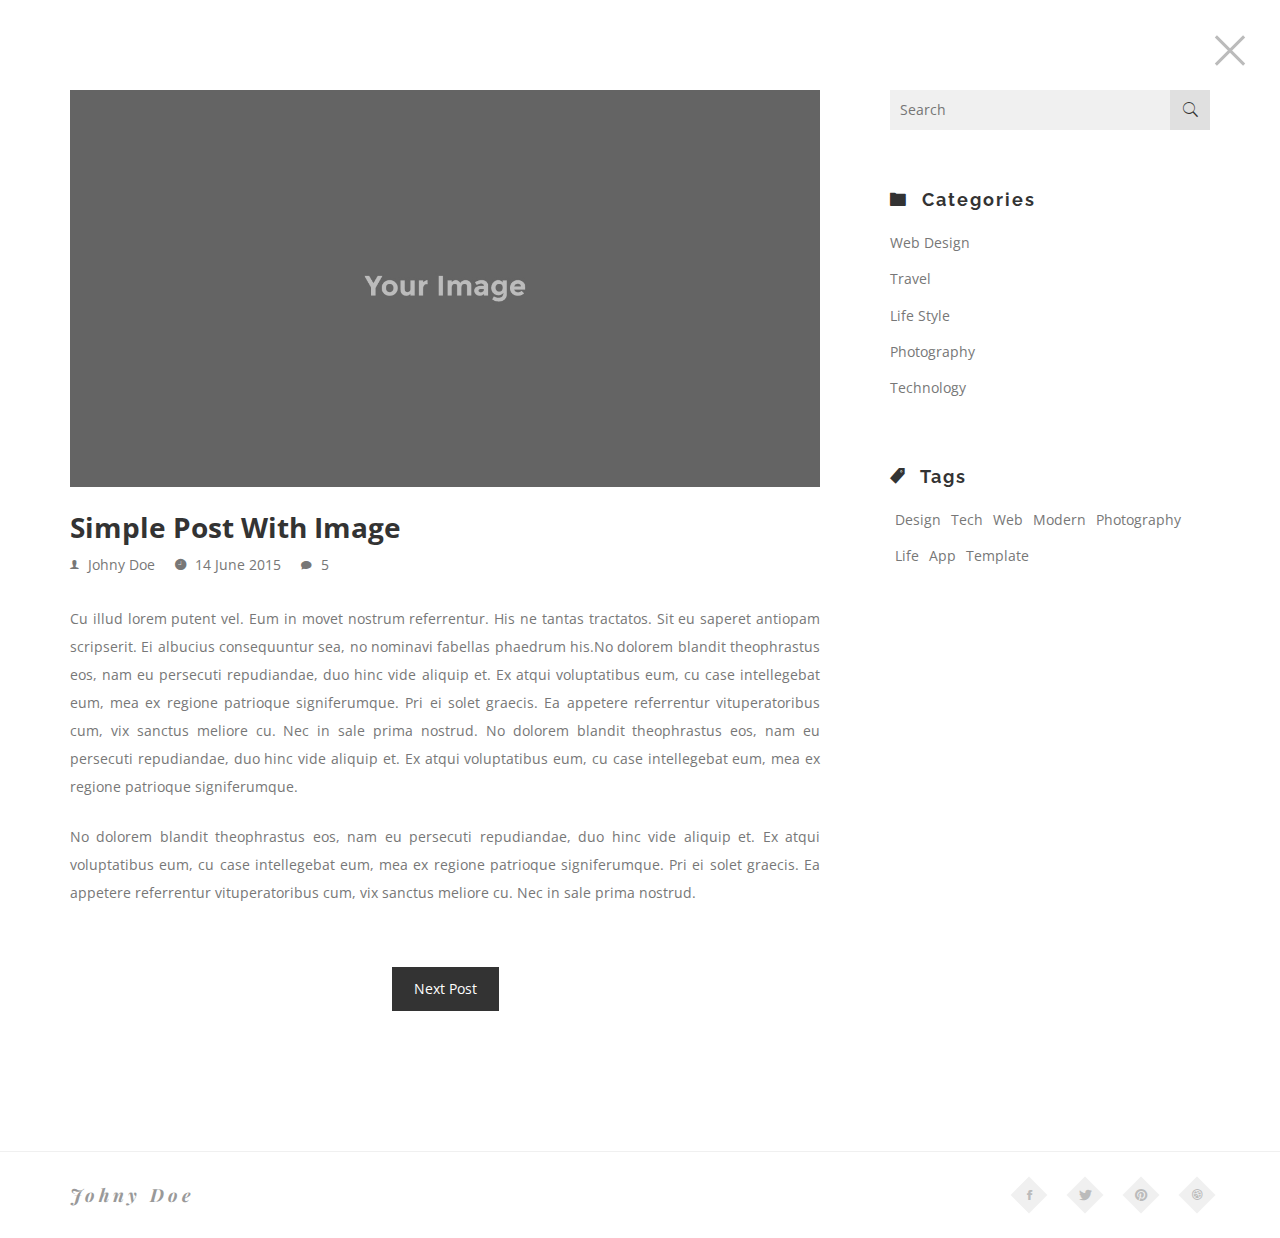
<file: post.html>
<!DOCTYPE html>
<html class='no-js' >
	
	<head>
		
		
		<meta charset="utf-8">
		<meta http-equiv="X-UA-Compatible" content="IE=edge">
		<meta name="viewport" content="width=device-width, initial-scale=1">
		<!-- The above 3 meta tags *must* come first in the head; any other head content must come *after* these tags -->
	
		
		<title>Symp - Personal Resume/CV HTML Template</title>
		
		<!--[if lt IE 9]>
		  <script src="//html5shim.googlecode.com/svn/trunk/html5.js"></script>
		<![endif]-->

		
		<link rel='stylesheet' type='text/css' href='bootstrap/css/bootstrap.min.css' >
		<link rel='stylesheet' type='text/css' href='css/ionicons.min.css' >
		<link rel='stylesheet' type='text/css' href='css/owl.carousel.css' >
		<link rel='stylesheet' type='text/css' href='css/owl.theme.css' >
		<link rel='stylesheet' type='text/css' href='css/owl.transitions.css' >
		<link rel='stylesheet' type='text/css' href='css/magnific-popup.css' >
		<link rel='stylesheet' type='text/css' href='css/style.css' >
		<link rel='stylesheet' type='text/css' href='css/color-default.css' >
		
		
	</head>
	
	<body >
		
		
		<!--close button-->
		<a href='index.html' class='close-btn' >
			<span></span>
			<span></span>
		</a>
		<!--/close button-->
		
		
		<div id='preloader' >
		
			<div class='loader' >
				<img src='img/load.gif' alt='symp' >
			</div>
			
		</div>
		
		
		<div id='wrapper' >
			
			<section id='post' class='blog-page blog-section' >
				
				<div class='posts-block section-block' >
					
					<div class='container' >
						
						<div class='row' >
							
							<div class='col-md-8' >
								
								<div class='post' >
									
									<div class='media' >
										<img src='img/bg3.jpg' alt='symp' >
									</div>
									
									<div class='content' >
										
										<h4>
											<a href='#' >
												Simple Post With Image
											</a>
										</h4>
										
										<ul class='post-icons' >
											
											<li>
												<i class='ion-ios-person' ></i>
												<span>Johny Doe</span>
											</li>
											
											<li>
												<i class='ion-ios-clock' ></i>
												<span>14 June 2015</span>
											</li>
											
											<li>
												<i class='ion-ios-chatbubble' ></i>
												<span>5</span>
											</li>
											
											
											
										</ul>
										
										<p>
											Cu illud lorem putent vel. Eum in movet nostrum referrentur. His ne tantas tractatos. Sit eu saperet antiopam scripserit. Ei albucius consequuntur sea, no nominavi fabellas phaedrum his.No dolorem blandit theophrastus eos, nam eu persecuti repudiandae, duo hinc vide aliquip et. Ex atqui voluptatibus eum, cu case intellegebat eum, mea ex regione patrioque signiferumque. Pri ei solet graecis. Ea appetere referrentur vituperatoribus cum, vix sanctus meliore cu. Nec in sale prima nostrud.
											No dolorem blandit theophrastus eos, nam eu persecuti repudiandae, duo hinc vide aliquip et. Ex atqui voluptatibus eum, cu case intellegebat eum, mea ex regione patrioque signiferumque.
										</p>
										<p>
											No dolorem blandit theophrastus eos, nam eu persecuti repudiandae, duo hinc vide aliquip et. Ex atqui voluptatibus eum, cu case intellegebat eum, mea ex regione patrioque signiferumque. Pri ei solet graecis. Ea appetere referrentur vituperatoribus cum, vix sanctus meliore cu. Nec in sale prima nostrud.
										</p>
										
									</div>
									
								</div>
								
								<div class='post-more' >
									<a href='#' class='more-link' >
										Next Post
									</a>
								</div>
								
							</div>
							
							<div class='col-md-4' >
								
								<div class='sidebar' >
									
									<div class='sidebar-widget' >
										
										<div class='search-box' >
											
											<input type='text' placeholder='Search' class='search-input' >
											
											<a class='search-btn' href='#' >
												<i class='ion-ios-search' ></i>
											</a>
											
										</div>
										
									</div>
									
									<div class='sidebar-widget' >
										<div class='categories-widget' >
										
											<div class='widget-header' >
												<h4>
													<i class='ion-ios-folder' ></i> Categories
												</h4>
											</div>
											
											<ul class='sidebar-list' >
												
												<li>
													<a href='#' >Web Design</a>
												</li>
												
												<li>
													<a href='#' >Travel</a>
												</li>
												
												<li>
													<a href='#' >Life Style</a>
												</li>
												
												<li>
													<a href='#' >Photography</a>
												</li>
												
												<li>
													<a href='#' >Technology</a>
												</li>
												
												
												
											</ul>
										
										</div>
									</div>
									
									<div class='sidebar-widget' >
										<div class='widget-header' >
											<h4>
												<i class='ion-ios-pricetag' ></i>
												Tags
											</h4>
										</div>
										
										<ul class='sidebar-list list-inline' >
											<li>
												<a href='#' >Design</a>
											</li>
											<li>
												<a href='#' >Tech</a>
											</li>
											<li>
												<a href='#' >Web</a>
											</li>
											<li>
												<a href='#' >Modern</a>
											</li>
											<li>
												<a href='#' >Photography</a>
											</li>
											<li>
												<a href='#' >Life</a>
											</li>
											<li>
												<a href='#' >App</a>
											</li>
											<li>
												<a href='#' >Template</a>
											</li>
											
										</ul>
										
									</div>
									
								</div>
								
							</div>
							
						
						</div>
						
					</div>
					
				</div>
				
				
				<div class='footer bg-lightgray section-block' >
					
					<div class='container' >
						
						<div class='row' >
							
							<div class='col-md-6 text-left' >
								<h4>Johny Doe</h4>
							</div>
							
							<div class='col-md-6 text-right' >
								<ul class='footer-social' >
									<li>
										<a href='#' >
											<i class='ion-social-facebook' ></i>
										</a>
									</li>
									<li>
										<a href='#' >
											<i class='ion-social-twitter' ></i>
										</a>
									</li>
									<li>
										<a href='#' >
											<i class='ion-social-pinterest' ></i>
										</a>
									</li>
									<li>
										<a href='#' >
											<i class='ion-social-dribbble' ></i>
										</a>
									</li>
								</ul>
							</div>
							
						</div>
						
						
					</div>
					
				</div>
				
				
			</section>
			
		</div>
		
		<script src='js/jquery.min.js' ></script>
		<script src='js/jquery.stellar.min.js' ></script>
		<script src='js/modernizr.js' ></script>
		<script src='js/owl.carousel.min.js' ></script>
		<script src='js/jquery.shuffle.min.js' ></script>
		<script src='js/jquery.magnific-popup.min.js' ></script>
		<script src='js/validator.min.js' ></script>
		<script src='js/smoothscroll.js' ></script>
		<script src='js/script.js' ></script>
		
	</body>
	
</html>
</file>
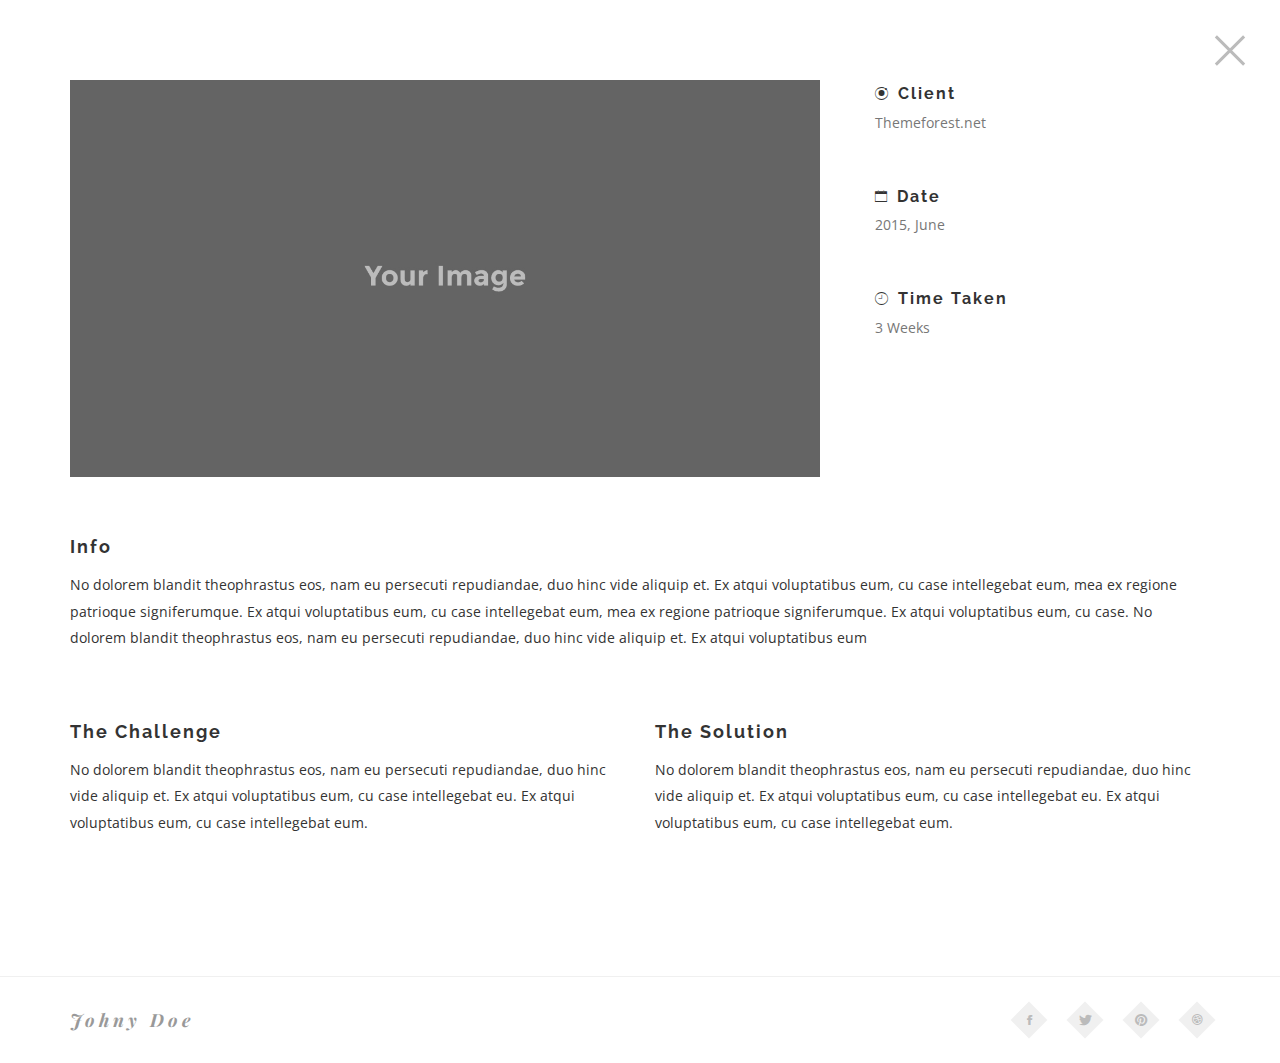
<file: work.html>
<!DOCTYPE html>
<html class='no-js' >
	
	<head>
		
		
		<meta charset="utf-8">
		<meta http-equiv="X-UA-Compatible" content="IE=edge">
		<meta name="viewport" content="width=device-width, initial-scale=1">
		<!-- The above 3 meta tags *must* come first in the head; any other head content must come *after* these tags -->
	
		<title>Symp - Personal Resume/CV HTML Template</title>
		
		<!--[if lt IE 9]>
		  <script src="//html5shim.googlecode.com/svn/trunk/html5.js"></script>
		<![endif]-->

		
		<link rel='stylesheet' type='text/css' href='bootstrap/css/bootstrap.min.css' >
		<link rel='stylesheet' type='text/css' href='css/ionicons.min.css' >
		<link rel='stylesheet' type='text/css' href='css/owl.carousel.css' >
		<link rel='stylesheet' type='text/css' href='css/owl.theme.css' >
		<link rel='stylesheet' type='text/css' href='css/owl.transitions.css' >
		<link rel='stylesheet' type='text/css' href='css/style.css' >
		<link rel='stylesheet' type='text/css' href='css/color-default.css' >
		
		
	</head>
	
	<body>
		
		
		<!--close button-->
		<a href='index.html' class='close-btn' >
			<span></span>
			<span></span>
		</a>
		<!--/close button-->
		
		
		<!--preloader-->
		<div id='preloader' >
		
			<div class='loader' >
				<img src='img/load.gif' alt='symp' >
			</div>
			
		</div>
		<!--/preloader-->
		
		
		<div id='wrapper' >
			
			<section class='single-work' >
				
				<div class='container' >
					
					
					<div class='row' >
						
						<div class='col-md-8' >
							
							<img src='img/bg3.jpg' alt='symp' >
						
						</div>
						
						
						<div class='col-md-4' >
							
							<ul class='work-info' >
								
								<li>
									
									<h4><i class='ion-ionic' ></i>Client</h4>
									
									<p>Themeforest.net</p>
									
								</li>
								
								<li>
									
									<h4><i class='ion-ios-calendar-outline' ></i>Date</h4>
									
									<p>2015, June</p>
									
								</li>
								
								
								
								<li>
									
									<h4><i class='ion-ios-clock-outline' ></i>Time Taken</h4>
									
									<p>3 Weeks</p>
									
								</li>
								
								
								
								
								
								
							</ul>
							
						</div>
						
						
						
					</div>
					
					
					<div class='work-content' >
						
						<div class='block' >
							
							<h4>Info</h4>
							
							<p>
								No dolorem blandit theophrastus eos, nam eu persecuti repudiandae, duo hinc vide aliquip et. Ex atqui voluptatibus eum, cu case intellegebat eum, mea ex regione patrioque signiferumque. Ex atqui voluptatibus eum, cu case intellegebat eum, mea ex regione patrioque signiferumque. Ex atqui voluptatibus eum, cu case. No dolorem blandit theophrastus eos, nam eu persecuti repudiandae, duo hinc vide aliquip et. Ex atqui voluptatibus eum
							</p>
							
						</div>
						
						<div class='block row' >
							
							
							<div class='col-md-6' >
								
								<h4>The Challenge</h4>
								
								<p>
									No dolorem blandit theophrastus eos, nam eu persecuti repudiandae, duo hinc vide aliquip et. Ex atqui voluptatibus eum, cu case intellegebat eu. Ex atqui voluptatibus eum, cu case intellegebat eum.
								</p>
								
							</div>
							
							
							<div class='col-md-6' >
								
								<h4>The Solution</h4>
								
								<p>
									No dolorem blandit theophrastus eos, nam eu persecuti repudiandae, duo hinc vide aliquip et. Ex atqui voluptatibus eum, cu case intellegebat eu. Ex atqui voluptatibus eum, cu case intellegebat eum.
								</p>
								
							</div>
							
							
							
							
						</div>
						
					</div>
					
					
				</div>
				
			</section>
			
			
			<div class='footer bg-lightgray section-block' >
				
				<div class='container' >
					
					<div class='row' >
						
						<div class='col-md-6 text-left' >
							<h4>Johny Doe</h4>
						</div>
						
						<div class='col-md-6 text-right' >
							<ul class='footer-social' >
								<li>
									<a href='#' >
										<i class='ion-social-facebook' ></i>
									</a>
								</li>
								<li>
									<a href='#' >
										<i class='ion-social-twitter' ></i>
									</a>
								</li>
								<li>
									<a href='#' >
										<i class='ion-social-pinterest' ></i>
									</a>
								</li>
								<li>
									<a href='#' >
										<i class='ion-social-dribbble' ></i>
									</a>
								</li>
							</ul>
						</div>
						
					</div>
					
					
				</div>
				
			</div>
			
			
			
		</div>
		
		<script src='js/jquery.min.js' ></script>
		<script src='js/jquery.stellar.min.js' ></script>
		<script src='js/modernizr.js' ></script>
		<script src='js/owl.carousel.min.js' ></script>
		<script src='js/jquery.shuffle.min.js' ></script>
		<script src='js/jquery.magnific-popup.min.js' ></script>
		<script src='js/validator.min.js' ></script>
		<script src='js/smoothscroll.js' ></script>
		<script src='js/script.js' ></script>
		
	</body>
	
</html>
</file>
<file: css/style.css>
/*=======================================================================
	
	Item Name 		|		Symp - Responsive One Page VCard/Resume Template
	
	Author Name		|		Noman Ali Samejo
	
-------------------------------------------------------------------------
	CSS Structure
-------------------------------------------------------------------------
	
	01- General CSS
	02- Preloader
	03- Front Section
	04- About Section
	05- Resume Section
	06- Services Section
	07- Blog Section
	08- Portfolio Section
	09- Contact Section
	10- Work Page
	11- Single Post Page
	12- Responsive CSS
	
	*Colors are in separate files.
	
=======================================================================*/






/*Importing Google Fonts */
@import url(https://fonts.googleapis.com/css?family=Raleway:400,700,600,300|Playfair+Display:700italic,400italic|Crimson+Text:400italic,600italic|Open+Sans:400,700);

/*=======================================================================
	General CSS
=======================================================================*/
*{
	margin:0;
	padding:0;
	outline:none;
	font-family: Open Sans, sans-serif;
}
h1, h2, h3, h4, h5, h6,
.h1, .h2, .h3, .h4, .h5, .h6{
	font-weight:bold;
	font-family: Raleway, sans-serif;
}
::-webkit-scrollbar{
	height:10px;
	width:10px;
	background:#FFF;
}
::-webkit-scrollbar-thumb{
	background:#BBB;
	border:solid 2px #FFF;
}
::-webkit-scrollbar-thumb:hover{
	background:#888;
}
::-moz-scrollbar{
	height:10px;
	width:10px;
	background:#FFF;
}
::-moz-scrollbar-thumb{
	background:#BBB;
	border:solid 2px #FFF;
}
::-moz-scrollbar-thumb:hover{
	background:#888;
}
img{
	max-width:100%;
}
.parallax{
	background-size:cover;
}
body.section-show{
	overflow:hidden;
}
body a.close-btn,
body.section-show .close-btn{
	opacity:1;
	z-index:100;
	-webkit-transition:opacity .4s 1.2s ease, background .3s ease;
	-moz-transition:opacity .4s 1.2s ease, background .3s ease;
	transition:opacity .4s 1.2s ease, background .3s ease;
	overflow:hidden;
}
.close-btn{
	position:fixed;
	height:64px;
	width:64px;
	cursor:pointer;
	display:block;
	top:18px;
	right:18px;
	opacity:0;
	z-index:-99;
}
.close-btn > span{
	height:3px;
	width:40px;
	background:#BBB;
	position:absolute;
	top:50%;
	left:50%;
	margin-left:-20px;
	margin-top:-1.5px;
}
.close-btn > span:before{
	content: ' ';
	position:absolute;
	top:0;
	width:0;
	height:inherit;
	background:#B7A389;
}
.close-btn > span:nth-of-type(1){
	-webkit-transform:rotate(45deg);
	-moz-transform:rotate(45deg);
	-ms-transform:rotate(45deg);
	-o-transform:rotate(45deg);
	transform:rotate(45deg);
}
.close-btn > span:nth-of-type(2){
	-webkit-transform:rotate(-45deg);
	-moz-transform:rotate(-45deg);
	-ms-transform:rotate(-45deg);
	-o-transform:rotate(-45deg);
	transform:rotate(-45deg);
}
.close-btn > span:nth-of-type(1):before{
	left:0;
}
.close-btn > span:nth-of-type(2):before{
	right:0;
}
.close-btn:hover > span{
	background:transparent;
}
.close-btn:hover > span:before{
	-webkit-transition:all .3s ease;
	-moz-transition:all .3s ease;
	transition:all .3s ease;
	width:100%;
}
.close-btn:hover > span:nth-of-type(2):before{
	-webkit-transition-delay:.3s;	
	-moz-transition-delay:.3s;	
	transition-delay:.3s;	
}
.section-header h2{
	font-size:32px;
	letter-spacing:6px;
	color:#333;
	margin-top:0;
	margin-bottom:35px;
	font-weight:300;
}
.section-header p{
	margin-top:30px;
	line-height:1.7em;
	color:#8A8A8A;
	font-size:16px;
}
#wrapper{
	overflow-x:hidden;
}
.front-section{
	background:#FFF;
}
.section{
	position:fixed;
	left:0;
	right:0;
	top:0;
	bottom:0;
	border:solid 4px #BBB;
	padding-top:100px;
	z-index:-9;
	background:#FFF;
	overflow-y:auto;
	opacity:0;
	visibility:hidden;
	transition: all .3s ease;
}
body.section-show .section.active{
	-webkit-transition:opacity .4s 1.2s ease;
	-moz-transition:opacity .4s 1.2s ease;
	transition:opacity .4s 1.2s ease;
	z-index:99;
	opacity:1;
	visibility:visible;
}
.bg-lightgray{
	background:#F5F5F5;
}
.footer{
	padding:30px 0;
	background:#FFF;
	border-top:solid 1px #F0F0F0;
}
.footer h4{
	font-size:18px;
	letter-spacing:4px;
	margin:0;
	margin-top:3.5px;
	font-style:italic;
	font-family:'Playfair Display', serif;
	color:#999;
}
.footer-social{
	margin:0;
	padding:0;
	list-style:none;
	font-size:0;
}
.footer-social > li{
	display:inline-block;
	*display:inline;
	*zoom:1;
	margin-left:30px;
}
.footer-social > li > a{
	text-decoration:none;
	height:26px;
	width:26px;
	line-height:26px;
	vertical-align:middle;
	-webkit-transform:rotate(45deg);
	-moz-transform:rotate(45deg);
	-ms-transform:rotate(45deg);
	-o-transform:rotate(45deg);
	transform:rotate(45deg);
	-webkit-transition:all .3s ease-in-out;
	-moz-transition:all .3s ease-in-out;
	transition:all .3s ease-in-out;
	display:block;
	text-align:center;
	color:#BBB;
	background:#F0F0F0;
	font-size:0;
}
.footer-social > li > a > i{
	-webkit-transform:rotate(-45deg);
	-moz-transform:rotate(-45deg);
	-ms-transform:rotate(-45deg);
	-o-transform:rotate(-45deg);
	transform:rotate(-45deg);
	display:inline-block;
	*display:inline;
	*zoom:1;
	line-height:inherit;
	width:inherit;
	height:inherit;
	vertical-align:middle;
}
.footer-social > li > a > i:before{
	font-size:14px;
	line-height:1em;
	vertical-align:middle;
}
.footer-social > li > a:hover{
	background:#B7A389;
	color:#FFF;
}
.section-block > .container,
.section-block{
	position:relative;
}
.section-block{
	overflow:hidden;
}

/*=======================================================================
	Preloader
=======================================================================*/
.js #preloader{
	position:fixed;
	top:0;
	left:0;
	right:0;
	bottom:0;
	background:#FFF;
	z-index:199;
	-webkit-transition:all .5s ease;
	-moz-transition:all .5s ease;
	transition:all .5s ease;
}
.js #preloader .loader{
	position:absolute;
	top:50%;
	left:50%;
	-webkit-transform:translate(-50%, -50%);	
	-moz-transform:translate(-50%, -50%);	
	-ms-transform:translate(-50%, -50%);	
	-o-transform:translate(-50%, -50%);	
	transform:translate(-50%, -50%);	
}
.js body.loaded #preloader{
	-webkit-transform:scale(.6) translateY(-100%);
	-moz-transform:scale(.6) translateY(-100%);
	-ms-transform:scale(.6) translateY(-100%);
	-o-transform:scale(.6) translateY(-100%);
	transform:scale(.6) translateY(-100%);
	opacity:0;
	visibility:hidden;
	z-index:-1;
}
.no-js #preloader{
	display:none;
}

.divider-draft{
	position:relative;
	height:2px;
	background:#333;
	width:40px;
	display:block;
	margin:15px 0;
}
.divider-draft:before,
.divider-draft:after{
	content: ' ';
	width:25px;
	height:1px;
	background:#333;
	position:absolute;
	left:0;
}
.divider-draft.center{
	margin:auto;
}
.divider-draft.center:before,
.divider-draft.center:after{
	right:0;
	margin:auto;
}
.divider-draft:before{
	top:-6px;
}
.divider-draft:after{
	bottom:-6px;
}

/*=======================================================================
	Front Section
=======================================================================*/
body.section-show .transition-mask{
	position:absolute;
	top:260px;
	height:500px;
	width:500px;
	left:0;
	right:0;
	margin:auto;
	z-index:22;
	transform:rotate(45deg);
	overflow:hidden;
	-webkit-animation: fill2 .8s .4s both ease;
	-moz-animation: fill2 .8s .4s both ease;
	animation: fill2 .8s .4s both ease;
}
body .transition-mask:before{
	content: ' ';
	position:absolute;
	bottom:0;
	right:0;
	height:100%;
	width:100%;
}
body.section-show .transition-mask:before{
	-webkit-animation: fill .4s both ease;
	-moz-animation: fill .4s both ease;
	animation: fill .4s both ease;
	background:#CCC;
}

@-webkit-keyframes fill2{
	0%{
		transform:rotate(45deg);
	}
	100%{
		z-index:50;
		transform:rotate(0deg);
		height:100%;
		width:100%;
		top:0;
		bottom:auto;
	}
}
@keyframes fill2{
	0%{
		-webkit-transform:rotate(45deg);
		-moz-transform:rotate(45deg);
		-ms-transform:rotate(45deg);
		-o-transform:rotate(45deg);
		transform:rotate(45deg);
	}
	100%{
		z-index:50;
		-webkit-transform:rotate(0deg);
		-moz-transform:rotate(0deg);
		-ms-transform:rotate(0deg);
		-o-transform:rotate(0deg);
		transform:rotate(0deg);
		height:100%;
		width:100%;
		top:0;
		bottom:auto;
	}
}



@-webkit-keyframes fill{
	0%{
		width:0%;
	}
	100%{
		width:100%;
	}
}

@keyframes fill{
	0%{
		width:0%;
	}
	100%{
		width:100%;
	}
}



.front-section{
	padding-top:60px;
	padding-bottom:200px;
	position:relative;
}
.front-heading{
	text-align:center;
	margin-top:190px;
}
.front-heading > h2{
	font-size:55px;
	font-weight:lighter;
	letter-spacing:15px;
	position:relative;
	position:relative;
	line-height:1em;
	display:inline-block;
	*display:inline;
	*zoom:1;
	z-index:10;
	color:#999;
	font-family: 'Playfair Display', serif;
	font-style:italic;
}

.front-person-img{
	width:500px;
	height:500px;
	overflow:hidden;
	background:#F0F0F0;
	position:relative;
	z-index:15;
	-webkit-transition:height .5s .3s ease, transform .5s .8s ease;
	-moz-transition:height .5s .3s ease, transform .5s .8s ease;
	transition:height .5s .3s ease, transform .5s .8s ease;
	margin:200px auto;
	margin-bottom:0;
	-webkit-transform:rotate(45deg);
	-moz-transform:rotate(45deg);
	-ms-transform:rotate(45deg);
	-o-transform:rotate(45deg);
	transform:rotate(45deg);
	border-radius:0;
}
.front-person-img > img{
	max-width:100%;
	vertical-align:bottom;
	-webkit-transform:rotate(-45deg) translateY(40px);
	-moz-transform:rotate(-45deg) translateY(40px);
	-ms-transform:rotate(-45deg) translateY(40px);
	-o-transform:rotate(-45deg) translateY(40px);
	transform:rotate(-45deg) translateY(40px);
}

.front-person-titles{
	position:relative;
	z-index:10;
	height:500px;
	width:500px;
	margin:auto;
	margin-top:-500px;
	-webkit-transform:rotate(45deg);
	-moz-transform:rotate(45deg);
	-ms-transform:rotate(45deg);
	-o-transform:rotate(45deg);
	transform:rotate(45deg);
}
.front-person-titles > span{
	position:absolute;
	z-index:5;
	display:block;
	width:100%;
	font-family:Hind, sans-serif;
	color:#CCC;
	text-align:center;
	font-size:24px;
	letter-spacing:25px;
	line-height:1em;
	text-transform:lowercase;
}
.front-person-titles > .t1{
	left:5px;
	bottom:0;
	-webkit-transform:rotate(-90deg) translateY(-100%);
	-moz-transform:rotate(-90deg) translateY(-100%);
	-ms-transform:rotate(-90deg) translateY(-100%);
	-o-transform:rotate(-90deg) translateY(-100%);
	transform:rotate(-90deg) translateY(-100%);
	-webkit-transform-origin:0% 0%;
	-moz-transform-origin:0% 0%;
	-ms-transform-origin:0% 0%;
	-o-transform-origin:0% 0%;
	transform-origin:0% 0%;
}
.front-person-titles > .t2{
	top:5px;
	left:0;
	-webkit-transform:translateY(-100%);
	-moz-transform:translateY(-100%);
	-ms-transform:translateY(-100%);
	-o-transform:translateY(-100%);
	transform:translateY(-100%);
}
.front-person-titles > .t3{
	left:0;
	bottom:5px;
	-webkit-transform:translateY(100%) rotate(180deg);
	-moz-transform:translateY(100%) rotate(180deg);
	-ms-transform:translateY(100%) rotate(180deg);
	-o-transform:translateY(100%) rotate(180deg);
	transform:translateY(100%) rotate(180deg);
}


.front-person-links{
	margin:auto;
	width:500px;
	height:500px;
	margin-top:-500px;
	z-index:25;
	-webkit-transform: rotate(45deg);
	-moz-transform: rotate(45deg);
	-ms-transform: rotate(45deg);
	-o-transform: rotate(45deg);
	transform: rotate(45deg);
	position:relative;
}

.front-person-links > ul > li{
	display:block;
}
.front-person-links > ul{
	font-size:0;
	z-index:99;
	position:absolute;
	text-align:left;
	white-space:nowrap;
	left:100%;
	top:50%;
	-webkit-transform:translateY(-50%);
	-moz-transform:translateY(-50%);
	-ms-transform:translateY(-50%);
	-o-transform:translateY(-50%);
	transform:translateY(-50%);
	margin:0;
	padding:0;
	list-style:none;
	margin-left:-15px;
}
.front-person-links > ul > li > a{
	font-weight:bold;
	display:block;
	font-size:14px;
	padding:25px 0;
	cursor:pointer;
	-webkit-transition:all .3s ease;
	-moz-transition:all .3s ease;
	transition:all .3s ease;
	position:relative;
	color:#999;
	text-align:left;
	text-transform:uppercase;
	letter-spacing:3px;
	text-decoration:none;
	line-height:1em;
}
.front-person-links > ul > li > a:before,
.front-person-links > ul > li > a:after{
	content: ' ';
	height:6px;
	width:15px;
	background:#CCC;
	display:inline-block;
	*display:inline;
	*zoom:1;
	vertical-align:middle;
	margin-right:15px;
	font-size:0;
	-webkit-transition:all .3s ease;
	-moz-transition:all .3s ease;
	transition:all .3s ease;
	display:none;
}
.front-person-links > ul > li > a:after{
	margin-left:15px;
	margin-right:0;
	display:none;
}
.front-person-links > ul > li > a:hover{
	color:#B7A389;
}
.front-person-links > ul > li > a:hover:after,
.front-person-links > ul > li > a:hover:before{
	width:25px;
	background:#999;
}


/*=======================================================================
	About Section
=======================================================================*/
.about-section{
	padding-top:0;
}
.about-icons{
	padding-top:110px;
	padding-bottom:0px;
}
.basic-info{
	padding-top:100px;
	padding-bottom:100px;
	position:relative;
	border-bottom:solid 1px #F0F0F0;
}
.basic-info .section-header{
	margin-bottom:80px;
}
.about-info > p{
	line-height:1.8em;
	margin-top:-.4em;
}
.about-person-img{
	text-align:center;
}
.about-person-img > img{
	max-width:100%;
}
.info-list{
	list-style:none;
	padding:0;
	margin:0;
	position:relative;
	z-index:10;
	margin-top:20px;
	margin-bottom:60px;
}
.info-list:before,
.info-list:after{
	content:' ';
	display:table;
}
.info-list:after{
	clear:both;
}
.info-list > li{
	margin-bottom:20px;
	float:left;
	width:25%;
}
.info-list > li > .inner{
	padding:15px 0;
}
.info-list > li > *{
	line-height:1em;
	margin:0;
}
.info-list > li > .inner > h4{
	font-size:13px;
	letter-spacing:4px;
	margin-right:16px;
	margin-bottom:8px;
	display:block;
	color:#333;
}
.info-list > li > .inner > p{
	font-size:16px;
	color:#777;
	display:block;
}
.funfacts-block{
	padding-top:60px;
	padding-bottom:20px;
	background-image:url(../img/bg-funfacts.jpg);
	background-size:cover;
	background-attachment:fixed;
}
.funfact{
	position:relative;
	text-align:center;
	margin-bottom:40px;
}
.funfact:after{
	content: ' ';
	position:absolute;
	height:16px;
	width:16px;
	right:-10px;
	top:50%;
	margin-top:-10px;
	border:solid 1px #FFF;
	-webkit-transform:rotate(45deg);
	-moz-transform:rotate(45deg);
	-ms-transform:rotate(45deg);
	-o-transform:rotate(45deg);
	transform:rotate(45deg);
	opacity:.4;
	filter:Alpha(opacity=40);
}
.funfact:last-of-type:after{
	display:none;
}
@media (max-width: 992px){
	.funfact:nth-of-type(2):after{
		display:none;
	}	
}
@media (max-width: 768px){
	.funfact:after{
		display:none;
	}	
}

.funfact > .content > h4{
	margin:0;
	color:#FFF;
	font-size:55px;
	margin-bottom:5px;
}
.funfact > .content > p{
	color:#FFF;
	letter-spacing:2px;
	margin-bottom:0;
	font-size:13px;
	opacity:.8;
}
.testimonials-block{
	padding:100px 0;
}
.testimonials-block .section-header{
	margin-bottom:45px;
}
.testimonials-slider{
	position:relative;
}
.testimonial{
	text-align:center;
}
.testimonial > p{
	font-size:22px;
	line-height:1.6em;
	color:#777;
	font-family:crimson text, serif;
	font-weight:lighter;
	font-style:italic;
}
.testimonial > .author{
	margin-top:45px;
}
.testimonial > .author > h4{
	margin:0;
	text-transform:uppercase;
	letter-spacing:2px;
	font-size:14px;
}
.testimonial > .author > p{
	color:#777;
}
.testimonials-slider .owl-controls{
	margin-top:27px;
}
.testimonials-slider .owl-controls > .owl-pagination > .owl-page > span{
	height:16px;
	width:16px;
	border-radius:0;
	border:solid 1px #B7A389;
	-webkit-transform:rotate(-45deg);
	-moz-transform:rotate(-45deg);
	-ms-transform:rotate(-45deg);
	-o-transform:rotate(-45deg);
	transform:rotate(-45deg);
	margin:11px;
	background:transparent;
	opacity:.6;
	-webkit-transition:all .3s ease;
	-moz-transition:all .3s ease;
	transition:all .3s ease;
}
.testimonials-slider .owl-controls > .owl-pagination > .owl-page.active > span,
.testimonials-slider .owl-controls > .owl-pagination > .owl-page:hover > span{
	background:#B7A389;
	opacity:.8;
}
.testimonials-slider .owl-controls > .owl-pagination > .owl-page.active > span{
	opacity:1;
}
/*=======================================================================
	Resume Section
=======================================================================*/
.timeline-block{
	padding-bottom:100px;
}
.timeline-block .timeline{
	padding-bottom:90px;
	margin-top:100px;
}
.timeline{
	position:relative;
	list-style:none;
	margin:0;
}
.timeline:before{
	content: ' ';
	position:absolute;
	top:0;
	left:50%;
	margin-left:-1px;
	height:100%;
	width:2px;
	background:#BBB;
	border-radius: 0 0 5px 5px;
}
.timeline > li:before,
.timeline > li:after{
	content: ' ';
	display:table;
}
.timeline > li:after{
	clear:both;
}
.timeline > li > .timeline-desc{
	float:right;
}
.timeline > li > .timeline-desc > h4{
	font-size:14px;
	letter-spacing:2px;
	margin-top:0;
}
.timeline > li > .timeline-content{
	float:left;
	text-align:right;
	position:relative;
}
.timeline > li.inverse > .timeline-content{
	float:right;
	text-align:left;
}
.timeline > li.inverse > .timeline-desc{
	float:left;
	text-align:right;
}
.timeline > li{
	margin:70px 0;
	position:relative;
}
.timeline > li:not(.timeline-header):before{
	content: ' ';
	position:absolute;
	top:0;
	left:50%;
	height:11px;
	width:11px;
	-webkit-transform:translateX(-50%) rotate(45deg);
	-moz-transform:translateX(-50%) rotate(45deg);
	-ms-transform:translateX(-50%) rotate(45deg);
	-o-transform:translateX(-50%) rotate(45deg);
	transform:translateX(-50%) rotate(45deg);
	background:#B7A389;
}
.timeline > li > div{
	width:50%;
	padding:0 35px;
}
.timeline > li > .timeline-content > h4{
	margin-top:0;
	margin-bottom:7px;
	letter-spacing:2px;
	font-size:20px;
}
.timeline > li > .timeline-content > span{
	display:block;
	margin-bottom:15px;
	color:#BBB;
}
.timeline > li > .timeline-content > p{
	margin:0;
	line-height:1.7em;
	color:#777;
}
.timeline > li.timeline-header{
	background:#FFF;
	position:relative;
	z-index:10;
	text-align:center;
	margin-bottom:100px;
	margin-top:100px;
}
.timeline > li.timeline-header > h4{
	font-weight:bold;
	text-transform:uppercase;
	font-size:16px;
	display:inline-block;
	*display:inline;
	*zoom:1;
	position:relative;
	margin:0;
	letter-spacing:4px;
}
.timeline > li.timeline-header:first-of-type{
	margin-top:0;
}
.timeline > li.timeline-header > h4:before,
.timeline > li.timeline-header > h4:after{
	content: ' ';
	display:block;
	height:2px;
	background:#BBB;
	margin:0 -5px;
	margin-top:8px;
}
.timeline > li.timeline-header > h4:before{
	margin-top:0;
	margin-bottom:8px;
}
@media (max-width:992px){
	.timeline > li:before,
	.timeline:before{
		display:none;
	}
	.timeline > li > .timeline-desc{
		opacity:.5;
		text-align:right;
		float:left;
	}
	.timeline > li.inverse > .timeline-desc{
		text-align:left;
		float:right;
	}
	.timeline > li > div{
		width:85%;
		float:none;
		display:block;
		margin-left:auto;
		margin-right:auto;
	}
	.timeline > li > .timeline-content{
		text-align:right;
	}
}
.hobbies-block{
	padding-top:100px;
	padding-bottom:30px;
}
.hobbies-block .section-header{
	margin-bottom:100px;
}
.hobby{
	position:relative;
	text-align:center;
	margin-bottom:70px;
	-webkit-transition:all .3s ease-in-out;
	-moz-transition:all .3s ease-in-out;
	transition:all .3s ease-in-out;
}
.hobby > .icon{
	font-size:0;
	background:#B7A389;
	color:#FFF;
	-webkit-transform:rotate(45deg);
	-moz-transform:rotate(45deg);
	-ms-transform:rotate(45deg);
	-o-transform:rotate(45deg);
	transform:rotate(45deg);
	width:80px;
	height:80px;
	line-height:80px;
	margin:auto;
	margin-bottom:40px;
	-webkit-transition:all .3s ease-in-out;
	-moz-transition:all .3s ease-in-out;
	transition:all .3s ease-in-out;
	position:relative;
	top:0;
}
.hobby:hover > .icon{
	top:-15px;
}
.hobby > .icon > i{
	display:block;
	height:inherit;
	width:inherit;
	line-height:inherit;
	text-align:center;
	-webkit-transform:rotate(-45deg);
	-moz-transform:rotate(-45deg);
	-ms-transform:rotate(-45deg);
	-o-transform:rotate(-45deg);
	transform:rotate(-45deg);
}
.hobby > .icon > i:before{
	vertical-align:middle;
	font-size:45px;
	line-height:1em;
}
.hobby > h4{
	font-size:18px;
	letter-spacing:2px;
	margin-top:0;
	margin-top:2px;
}
.skills-block{
	padding:100px 0;
	padding-bottom:40px;
}
.skills-block .section-header{
	margin-bottom:80px;
}
.skill{
	position:relative;
	margin-bottom:60px;
}
.skill > h4{
	font-size:14px;
	margin-top:0;
	margin-bottom:5px;
	letter-spacing:2px;
	color:#B7A389;
}
.skill > .skill-bar{
	height:10px;
	background:#F0F0F0;
}
.skill > .skill-bar > .bar{
	background:#888;
	height:100%;
	width:0;
	position:relative;
}
.skill > .skill-bar > .bar > .percent{
	position:absolute;
	padding:4px 7px;
	background:#888;
	color:#FFF;
	bottom:100%;
	right:0;
	font-size:11px;
	margin-bottom:10px;
}
.skill > .skill-bar > .bar > .percent:after{
	content: ' ';
	position:absolute;
	border-bottom:solid 7px transparent;
	border-right:solid 7px #888;
	bottom:-7px;
	right:0;
}

/*=======================================================================
	Services Section
=======================================================================*/
.services-section .main-title{
	margin-bottom:80px;
}
.services-block{
	padding-top:50px;
	padding-bottom:0;
	border-bottom:solid 1px #F0F0F0;
}
.service{
	position:relative;
	text-align:center;
	margin-bottom:120px;
}
.service > .icon{
	-webkit-transform:rotate(45deg);
	-moz-transform:rotate(45deg);
	-ms-transform:rotate(45deg);
	-o-transform:rotate(45deg);
	transform:rotate(45deg);
	height:90px;
	width:90px;
	line-height:90px;
	vertical-align:middle;
	text-align:center;
	margin:auto;
	-webkit-transition:all .3s ease-in-out;
	-moz-transition:all .3s ease-in-out;
	transition:all .3s ease-in-out;
	font-size:0;
	background:#B7A389;
	color:#FFF;
	position:relative;
	top:0;
}
.service:hover > .icon{
	top:-15px;
}
.service > .icon > i:before{
	line-height:1em;
	vertical-align:middle;
	font-size:45px;
}
.service > .icon > i{
	display:inline-block;
	line-height:inherit;
	height:inherit;
	width:inherit;
	-webkit-transform:rotate(-45deg);
	-moz-transform:rotate(-45deg);
	-ms-transform:rotate(-45deg);
	-o-transform:rotate(-45deg);
	transform:rotate(-45deg);
}
.service > .content > h4{
	font-size:20px;
	margin-top:50px;
	margin-bottom:8px;
	letter-spacing:2px;
}
.service > .content > p{
	line-height:1.6em;
	color:#777;
}
.pricing-block{
	padding:120px 0;
}
.pricing-block .section-header{
	margin-bottom:90px;
}
.pricing-table{
	max-width:300px;
	margin:auto;
	background:#F4F4F4;
	padding:35px 0;
	-webkit-transition:all .3s ease;
	-moz-transition:all .3s ease;
	transition:all .3s ease;
}
.pricing-table > .header > h4{
	font-size:18px;
	text-transform:uppercase;
	margin:0;
}
.pricing-table > .header > .price{
	margin-bottom:30px;
	margin-top:30px;
}
.pricing-table > .header > .price > span{
	display:inline-block;
	*display:inline;
	*zoom:1;
	line-height:1em;
}
.pricing-table > .header > .price > .currency{
	vertical-align:top;
	margin-top:12px;
}
.pricing-table > .header > .price > .amount{
	font-weight:bold;
	font-size:80px;
}
.pricing-table > .header > .price > .period{
	text-transform:uppercase;
	letter-spacing:2px;
	font-size:12px;
}
.pricing-table > .table-items{
	list-style:none;
	padding:0;
	margin:0;
	margin-top:25px;
	margin-bottom:30px;
}
.pricing-table > .table-items > li{
	padding:10px 0;
}

.pricing-table > .table-btn{
	padding:11px 22px;
	background:#333;
	color:#FFF;
	text-decoration:none;
	display:inline-block;
	*display:inline;
	*zoom:1;
	-webkit-transition:all .3s ease;
	-moz-transition:all .3s ease;
	transition:all .3s ease;
}
.pricing-table > .table-btn:hover{
	background:#B7A389;
}
.process-block{
	padding:100px 0;
}
.process-block .section-header{
	margin-bottom:80px;
}
.process{
	position:relative;
}
.process > .number{
	font-size:16px;
	font-weight:bold;
	display:inline-block;
	*display:inline;
	*zoom:1;
	line-height:1em;
	margin-bottom:15px;
	position:relative;
	-webkit-transform:rotate(45deg);
	-moz-transform:rotate(45deg);
	-ms-transform:rotate(45deg);
	-o-transform:rotate(45deg);
	transform:rotate(45deg);
	border:solid 1px #B7A389;
	-webkit-transition:all .3s ease-in-out;
	-moz-transition:all .3s ease-in-out;
	transition:all .3s ease-in-out;
	color:#B7A389;
}
.process:hover > .number{
	color:#FFF;
	background:#B7A389;
}
.process > .number > span{
	transform:rotate(-45deg);
	display:block;
	height:28px;
	width:28px;
	line-height:28px;
	text-align:center;
	position:relative;
}
.process > .number > span:before{
	content: ' ';
	border-top:solid 8px transparent;
	border-bottom:solid 8px transparent;
	border-left:solid 8px #B7A389;
	position:absolute;
	top:50%;
	margin-top:-8px;
	right:-43px;
}
.process.last > .number > span:before{
	border:solid 4px #B7A389;
	margin-top:-4px;
}
.process > .number > span:after{
	content: ' ';
	position:absolute;
	height:2px;
	background:#B7A389;
	width:30px;
	right:-35px;
	top:50%;
	margin-top:-1px;
}
.process > .content > h4{
	font-size:20px;
	letter-spacing:2px;
	margin-bottom:15px;
}
.process > .content > p{
	line-height:1.7em;
	color:#777;
}
/*=======================================================================
	Blog Section
=======================================================================*/
.posts-block{
	padding:90px 0;
}
.posts-block .section-header{
	margin-bottom:60px;
}
.post{
	position:relative;
	margin-bottom:60px;
}
.post > .media > img{
	max-width:100%;
}
.post > .content{
	margin-top:25px;
}
.post > .content > h4{
	font-size:24px;
	margin-top:0;
	margin-bottom:8px;
}
.post > .content > h4 > a{
	color:inherit;
	text-decoration:none;
	-webkit-transition:all .3s ease;
	-moz-transition:all .3s ease;
	transition:all .3s ease;
}
.post > .content > h4 > a:hover{
	color:#B7A389;
}
.post > .content > p{
	line-height:1.8em;
	color:#777;
	margin-bottom:22px;
}
.post .post-icons{
	position:relative;
	margin:0;
	padding:0;
	font-size:0;
	margin-bottom:22px;
}
.post .post-icons > li{
	display:inline-block;
	*display:inline;
	*zoom:1;
	font-size:14px;
	color:#777;
	padding-right:20px;
}
.post .post-icons > li > i{
	margin-right:5px;
}
.post .read-more{
	color:#333;
	text-decoration:none;
	display:inline-block;
	*display:inline;
	*zoom:1;
}
.post .read-more:hover{
	color:#B7A389;
}
.post .read-more > i{
	vertical-align:middle;
	font-size:1.5em;
	margin-left:8px;
	position:relative;
}
.post-more{
	text-align:center;
	margin-bottom:50px;
}
.post-more .more-link,
body .symp-btn{
	display:inline-block;
	*display:inline;
	*zoom:1;
	padding:12px 22px;
	background:#333;
	color:#FFF;
	-webkit-transition:all .3s ease;
	-moz-transition:all .3s ease;
	transition:all .3s ease;
	border:none;
	text-decoration:none !important;
}
.post-more .more-link:hover,
.symp-btn:hover{
	background:#B7A389;
	color:#FFF;
}
.symp-btn.link-btn{
	background:transparent;
	color:#999;
}
.symp-btn.link-btn > i{
	margin-right:8px;
}
.symp-btn.link-btn:hover{
	color:#333;
	background:transparent;
}
.sidebar{
	position:relative;
}

@media(min-width: 992px){
	.sidebar{
		padding-left:40px;
	}
}
.search-box{
	position:relative;
}
.search-box > .search-input{
	display:block;
	width:100%;
	border:none;
	padding:0 9px;
	height:40px;
	line-height:40px;
	padding-right:47px;
	background:#F0F0F0;
	border:solid 1px #F0F0F0;
	-webkit-transition:all .3s ease;
	-moz-transition:all .3s ease;
	transition:all .3s ease;
}
.search-box > .search-input:focus{
	background:#FFF;
}
.search-box > .search-btn{
	position:absolute;
	top:0;
	right:0;
	height:40px;
	width:40px;
	line-height:40px;
	background:#E0E0E0;
	vertical-align:middle;
	text-align:center;
	font-size:20px;
	color:#333;
	text-decoration:none;
	
}
.search-box > .search-btn:hover{
	background:#D0D0D0;
}
.widget-header{
	position:relative;
	margin-top:60px;
	margin-bottom:15px;
}
.widget-header > h4{
	letter-spacing:2px;
}
.widget-header > h4 > i{
	margin-right:8px;
}
.sidebar-list{
	padding:0;
	margin:0;
	list-style:none;
}
.sidebar-list > li > a{
	padding:7px 0;
	color:#777;
	text-decoration:none;
	display:block;
	line-height:1.6em;
}
.sidebar-list > li > a:hover{
	color:#B7A389;
}
.sidebar-list.list-inline{
	font-size:0;
}
.sidebar-list.list-inline > li{
	font-size:14px;
}

/*=======================================================================
	Portfolio Section
=======================================================================*/
.portfolio-block{
	padding-bottom:100px;
}
.portfolio-block .section-header{
	margin-bottom:45px;
}
.portfolio-items > .item{
	width:33.333%;
	position:relative;
}
@media(max-width:992px){
	.portfolio-items > .item{
		width:50%;
	}
}
@media(max-width:768px){
	.portfolio-items > .item{
		width:100%;
	}
}
.portfolio-items > .item > .inner > img{
	width:100%;
}
.portfolio-items > .item > .inner{
	position:relative;
}
.portfolio-items > .item > .inner > .caption{
	position:absolute;
	top:0;
	left:0;
	right:0;
	bottom:0;
	background:#333;
	background:rgba(51,51,51,.8);
	color:#FFF;
	text-align:center;
	z-index:10;
	opacity:0;
	visibility:hidden;
	-webkit-transition:all .3s ease;
	-moz-transition:all .3s ease;
	transition:all .3s ease;
}
.portfolio-items > .item > .inner:hover > .caption{
	opacity:1;
	visibility:visible;
}

.portfolio-items > .item > .inner > .caption > .caption-inner{
	position:absolute;
	top:50%;
	left:50%;
	-webkit-transform:translate(-50%, -50%);
	-moz-transform:translate(-50%, -50%);
	-ms-transform:translate(-50%, -50%);
	-o-transform:translate(-50%, -50%);
	transform:translate(-50%, -50%);
	width:75%;
}
.portfolio-items > .item > .inner > .caption > .caption-inner > h4{
	font-size:22px;
	margin:0;
	margin-bottom:30px;
	opacity:0;
	visibility:hidden;
	-webkit-transform:translateY(15px);
	-moz-transform:translateY(15px);
	-ms-transform:translateY(15px);
	-o-transform:translateY(15px);
	transform:translateY(15px);
	-webkit-transition:all .3s .1s ease;
	-moz-transition:all .3s .1s ease;
	transition:all .3s .1s ease;
}
.portfolio-items > .item > .inner:hover > .caption > .caption-inner > h4{
	-webkit-transform:translateY(0);
	-moz-transform:translateY(0);
	-ms-transform:translateY(0);
	-o-transform:translateY(0);
	transform:translateY(0);
	opacity:1;
	visibility:visible;
}
.portfolio-items > .item > .inner > .caption > .caption-inner > .links{
	list-style:none;
	color:#FFF;
}
.portfolio-items > .item > .inner > .caption > .caption-inner > .links > li{
	display:inline-block;
	*display:inline;
	*zoom:1;
	margin:0 11px;
	opacity:0;
	visibility:hidden;
	-webkit-transform:translateY(15px);
	-moz-transform:translateY(15px);
	-ms-transform:translateY(15px);
	-o-transform:translateY(15px);
	transform:translateY(15px);
	-webkit-transition:all .3s .2s ease;
	-moz-transition:all .3s .2s ease;
	transition:all .3s .2s ease;
}
.portfolio-items > .item > .inner > .caption > .caption-inner > .links > li:nth-of-type(2){
	-webkit-transition-delay: .3s;
	-moz-transition-delay: .3s;
	transition-delay: .3s;
}
.portfolio-items > .item > .inner:hover > .caption > .caption-inner > .links > li{
	-webkit-transform:translateY(0);
	-moz-transform:translateY(0);
	-ms-transform:translateY(0);
	-o-transform:translateY(0);
	transform:translateY(0);
	opacity:1;
	visibility:visible;
}
.portfolio-items > .item > .inner > .caption > .caption-inner > .links > li > a{
	display:block;
	height:30px;
	width:30px;
	line-height:30px;
	font-size:0;
	border:solid 1px #FFF;
	color:#FFF;
	-webkit-transform:rotate(45deg);
	-moz-transform:rotate(45deg);
	-ms-transform:rotate(45deg);
	-o-transform:rotate(45deg);
	transform:rotate(45deg);
}
.portfolio-items > .item > .inner > .caption > .caption-inner > .links > li > a > i{
	display:block;
	height:inherit;
	width:inherit;
	line-height:inherit;
	vertical-align:middle;
	-webkit-transform:rotate(-45deg);
	-moz-transform:rotate(-45deg);
	-ms-transform:rotate(-45deg);
	-o-transform:rotate(-45deg);
	transform:rotate(-45deg);
}
.portfolio-items > .item > .inner > .caption > .caption-inner > .links > li > a > i:before{
	font-size:16px;
	vertical-align:middle;
	line-height:1em;
}
.portfolio-items > .item > .inner > .caption > .caption-inner > .links > li > a:hover{
	background:#FFF;
	background:rgba(255,255,255,.9);
	color:#333;
}
#portfolio-filters{
	text-align:center;
	margin-bottom:45px;
}
#portfolio-filters > ul{
	margin:0;
	padding:0;
	list-style:none;
	font-size:0;
}
#portfolio-filters > ul > li{
	display:inline-block;
	*display:inline;
	*zoom:1;
	font-size:14px;
	padding:0 26px;
	position:relative;
}
#portfolio-filters > ul > li:last-of-type:after{
	display:none;
}
#portfolio-filters > ul > li:after{
	content: ' ';
	position:absolute;
	right:-9px;
	top:50%;
	margin-top:-3px;
	height:6px;
	width:6px;
	border:solid 1px #E5E5E5;
	transform:rotate(45deg);
}
#portfolio-filters > ul > li > a{
	display:block;
	color:#999;
	text-decoration:none;
}
#portfolio-filters > ul > li > a:hover,
#portfolio-filters > ul > li > a.active{
	color:#333;
}
#portfolio-filters > ul > li > a.active{
	text-decoration:line-through;
}
/*=======================================================================
	Contact Section
=======================================================================*/
.contact-block{
	padding-bottom: 100px;
}
.contact-section .section-header{
	margin-bottom:60px;
}
.form-control{
	padding:10px;
	height:auto;
	border:solid 1px #BBB;
	-webkit-box-shadow:none;
	-moz-box-shadow:none;
	box-shadow:none;
	border-radius:0;
	vertical-align:middle;
}
.form-control:focus{
	border-color:#B7A389;
	-webkit-box-shadow:none;
	-moz-box-shadow:none;
	box-shadow:none;	
}
.contact-form .form-group{
	margin-bottom:25px;
}
.contact-form .alert{
	border-radius:0;
}

/*=======================================================================
	Work Page
=======================================================================*/
.single-work{
	padding-top:80px;
	padding-bottom:130px;
}
.work-info{
	list-style:none;
	margin:0;
	margin-top:50px;
}
@media(min-width:992px){
	.work-info{
		padding-left:25px;
		margin-top:0;
	}
}
.work-info > li{
	margin-bottom:55px;
	margin-top:5px;
	padding:0;
}
.work-info > li > h4 > i{
	margin-right:8px;
}
.work-info > li > h4{
	font-size:16px;
	letter-spacing:2px;
	margin:0;
	margin-bottom:10px;
	font-weight:bold;
}
.work-info > li > p{
	color:#777;
}

.work-content > .block{
	margin-top:60px;
}
.work-content > .block h4{
	font-size:18px;
	margin-bottom:15px;
	letter-spacing:2px;
}
.work-content > .block p{
	line-height:1.9em;
}


/*=======================================================================
	Single Post Page
=======================================================================*/
.blog-page .post > .content > .post-icons{
	margin-bottom:30px;
}
.blog-page .post > .content > h4{
	font-size:28px;
	margin-bottom:10px;
}
.blog-page .post > .content > p{
	line-height:2em;
	text-align:justify;
}





/*=======================================================================
	Responsive CSS
=======================================================================*/
@media (max-width:992px){
	.about-person-img{
		margin-bottom:40px;
		text-align:center;
	}
	.info-list > li{
		width:50%;
	}
	.front-section{
		padding-bottom:110px;
	}
	.front-heading > h2{
		font-size:50px;
	}
	.front-person-img{
		height:360px;
		width:360px;
	}
	.front-person-img > img{
		-webkit-transform:rotate(-45deg) translateY(45px);
		-moz-transform:rotate(-45deg) translateY(45px);
		-ms-transform:rotate(-45deg) translateY(45px);
		-o-transform:rotate(-45deg) translateY(45px);
		transform:rotate(-45deg) translateY(45px);
	}
	.front-person-links{
		-webkit-transform:rotate(0deg);
		-moz-transform:rotate(0deg);
		-ms-transform:rotate(0deg);
		-o-transform:rotate(0deg);
		transform:rotate(0deg);
		margin-top:110px;
		text-align:center;
		position:relative;
		margin-bottom:0;
		width:auto;
		height:auto;
	}
	.front-person-links > ul{
		top:0;
		left:auto;
		position:relative;
		display:inline-block;
		*display:inline;
		*zoom:1;
		-webkit-transform:none;
		-moz-transform:none;
		-ms-transform:none;
		-o-transform:none;
		transform:none;
	}
	.front-person-links > ul > li{
		margin-bottom:1px;
		display:block;
	}
	.front-person-links > ul > li > a:before,
	.front-person-links > ul > li > a:after{
		position:absolute;
		left:0;
		height:2px;
		top:50%;
		margin-top:-1px;
		display:block;
		-webkit-box-shadow:none;
		-moz-box-shadow:none;
		box-shadow:none;
		opacity:.5;
		display:none;
	}
	.front-person-links > ul > li > a:after{
		left:auto;
		right:0;
	}
	.front-person-links > ul > li > a:hover:before{
		width:15px;
	}
	.front-person-links > ul > li > a{
		text-align:center;
		padding:22px 48px;
		display:block;
		font-size:22px;
		letter-spacing:2px;
		text-transform:none;
	}
	.front-person-titles{
		margin-top:125px;
		transform:none;
		text-align:center;
		width:80%;
		height:auto;
		opacity:1;
	}
	.front-person-titles > span{
		position:relative;
		transform:none !important;
		display:block;
		margin:25px 0;
		letter-spacing:10px;
		font-size:16px;
		text-transform:uppercase;
		top:auto !important;
		left:auto !important;
		bottom:auto !important;
	}
	
	.front-heading{
		margin-top:80px;
	}
}
@media (max-width:768px){
	
	.front-person-links{
		margin-top:65px;
	}
	.front-person-img{
		width:65%;
		padding-top:65%;
		height:0;
		margin-top:120px;
	}
	.front-person-img > img{
		-webkit-transform:rotate(-45deg) translateY(45px);
		-moz-transform:rotate(-45deg) translateY(45px);
		-ms-transform:rotate(-45deg) translateY(45px);
		-o-transform:rotate(-45deg) translateY(45px);
		transform:rotate(-45deg) translateY(100px);
		position:absolute;
		bottom:0;
		left:-40px;
	}
}
</file>
<file: css/color-default.css>
.post-more .more-link:hover,
.symp-btn:hover,
.process:hover > .number,
.pricing-table > .table-btn:hover,
.service > .icon,
.hobby > .icon,
.timeline > li:not(.timeline-header):before,
.footer-social > li > a:hover,
.process > .number > span:after,
.testimonials-slider .owl-controls > .owl-pagination > .owl-page.active > span,
.testimonials-slider .owl-controls > .owl-pagination > .owl-page:hover > span,
.close-btn > span:before{
	background:#B7A389;
}
.sidebar-list > li > a:hover,
.post .read-more:hover,
.post > .content > h4 > a:hover,
.process > .number,
.skill > h4,
.front-person-links > ul > li > a:hover{
	color:#B7A389;
}
.testimonials-slider .owl-controls > .owl-pagination > .owl-page > span,
.form-control:focus,
.process.last > .number > span:before,
.process > .number{
	border-color:#B7A389;
}
.process > .number > span:before{
	border-left-color:#B7A389;
}
</file>
